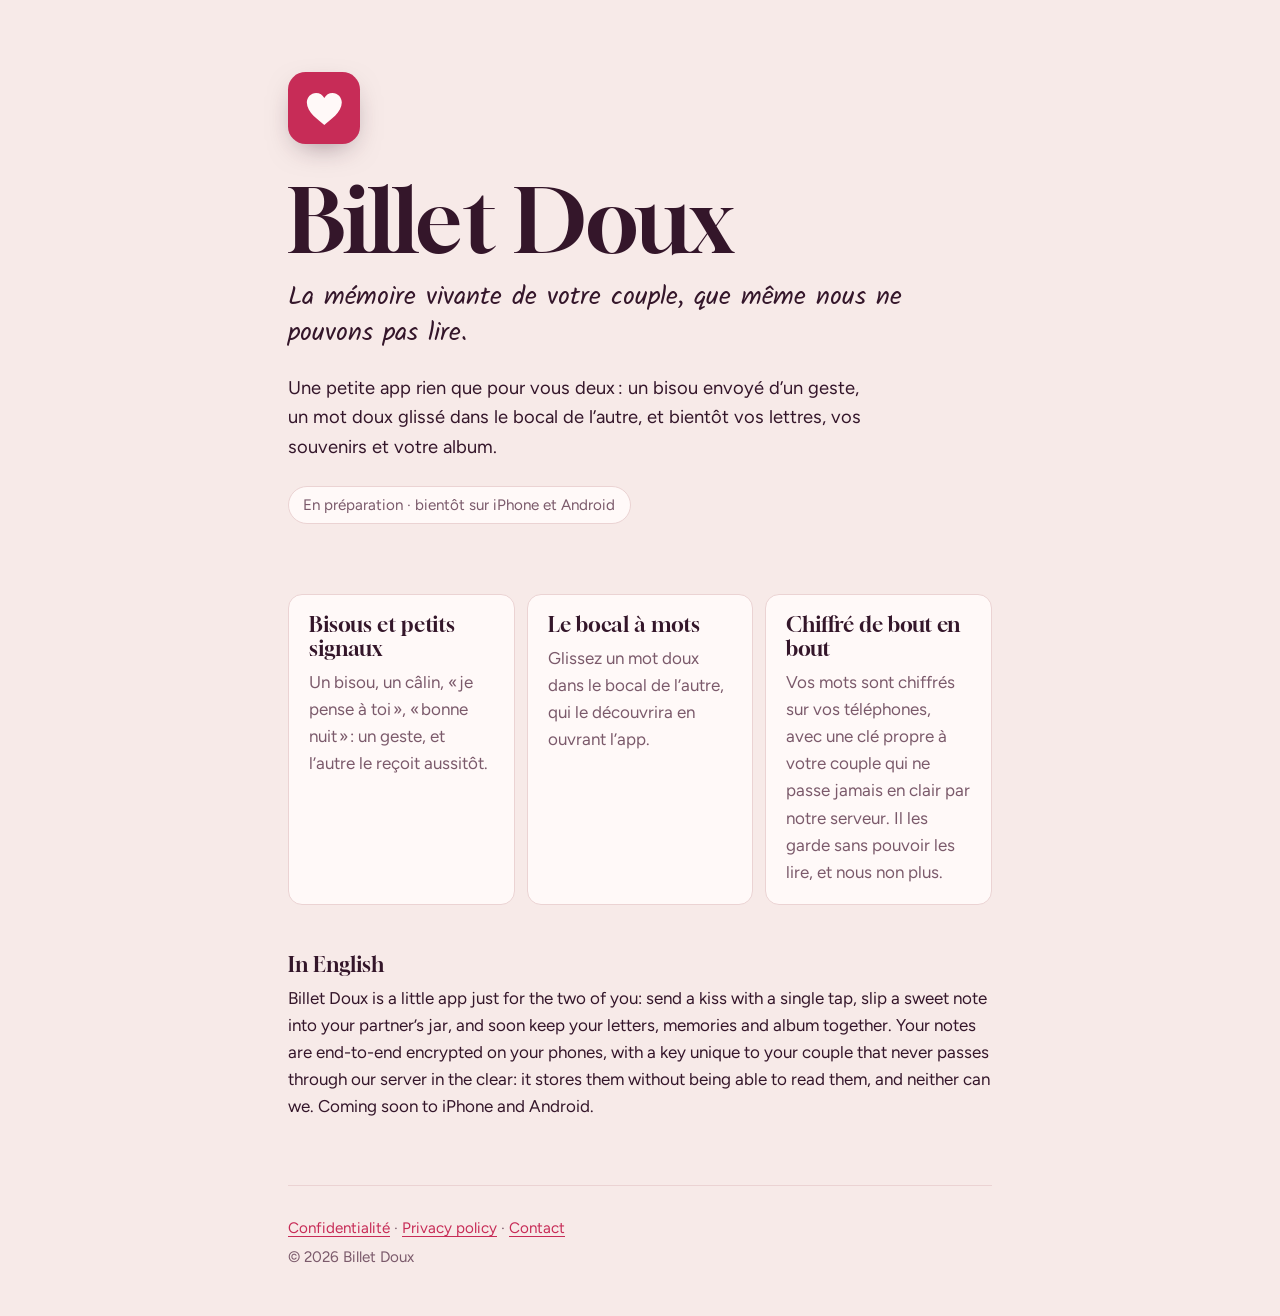
<file: index.html>
<!doctype html>
<html lang="fr">
<head>
  <meta charset="utf-8">
  <meta name="viewport" content="width=device-width, initial-scale=1">
  <title>Billet Doux</title>
  <meta name="description" content="La mémoire vivante de votre couple, que même nous ne pouvons pas lire. Une app pour deux : bisous, petits signaux et mots doux, ces mots étant chiffrés de bout en bout.">
  <meta name="referrer" content="no-referrer">
  <meta name="theme-color" content="#F7EAE8" media="(prefers-color-scheme: light)">
  <meta name="theme-color" content="#1B0F17" media="(prefers-color-scheme: dark)">
  <link rel="icon" href="favicon.svg" type="image/svg+xml">
  <link rel="apple-touch-icon" href="apple-touch-icon.png">
  <link rel="stylesheet" href="style.css">
</head>
<body>
  <div class="page">
    <main>
      <section class="accueil">
        <div class="logo" aria-hidden="true">
          <svg viewBox="0 0 24 24"><path fill="#FFF9F8" d="M12 21C9 18.4 2.6 14.2 2.6 8.9 2.6 6 4.8 3.7 7.6 3.7c1.9 0 3.5 1 4.4 2.7.9-1.7 2.5-2.7 4.4-2.7 2.8 0 5 2.3 5 5.2 0 5.3-6.4 9.5-9.4 12.1z"/></svg>
        </div>
        <h1>Billet Doux</h1>
        <p class="devise">La mémoire vivante de votre couple, que même nous ne pouvons pas lire.</p>
        <p class="intro">Une petite app rien que pour vous deux : un bisou envoyé d’un geste, un mot doux glissé dans le bocal de l’autre, et bientôt vos lettres, vos souvenirs et votre album.</p>
        <p class="etat">En préparation · bientôt sur iPhone et Android</p>
      </section>

      <section class="trois" aria-label="Ce que fait Billet Doux">
        <article class="carte">
          <h2>Bisous et petits signaux</h2>
          <p>Un bisou, un câlin, « je pense à toi », « bonne nuit » : un geste, et l’autre le reçoit aussitôt.</p>
        </article>
        <article class="carte">
          <h2>Le bocal à mots</h2>
          <p>Glissez un mot doux dans le bocal de l’autre, qui le découvrira en ouvrant l’app.</p>
        </article>
        <article class="carte">
          <h2>Chiffré de bout en bout</h2>
          <p>Vos mots sont chiffrés sur vos téléphones, avec une clé propre à votre couple qui ne passe jamais en clair par notre serveur. Il les garde sans pouvoir les lire, et nous non plus.</p>
        </article>
      </section>

      <section class="autre-langue" lang="en">
        <h2>In English</h2>
        <p>Billet Doux is a little app just for the two of you: send a kiss with a single tap, slip a sweet note into your partner’s jar, and soon keep your letters, memories and album together. Your notes are end-to-end encrypted on your phones, with a key unique to your couple that never passes through our server in the clear: it stores them without being able to read them, and neither can we. Coming soon to iPhone and Android.</p>
      </section>
    </main>

    <footer class="bas">
      <p><a href="confidentialite.html">Confidentialité</a> · <a href="confidentialite.html#en" hreflang="en">Privacy policy</a> · <a href="mailto:billetdoux.codes@gmail.com">Contact</a></p>
      <p>© 2026 Billet Doux</p>
    </footer>
  </div>
</body>
</html>
</file>
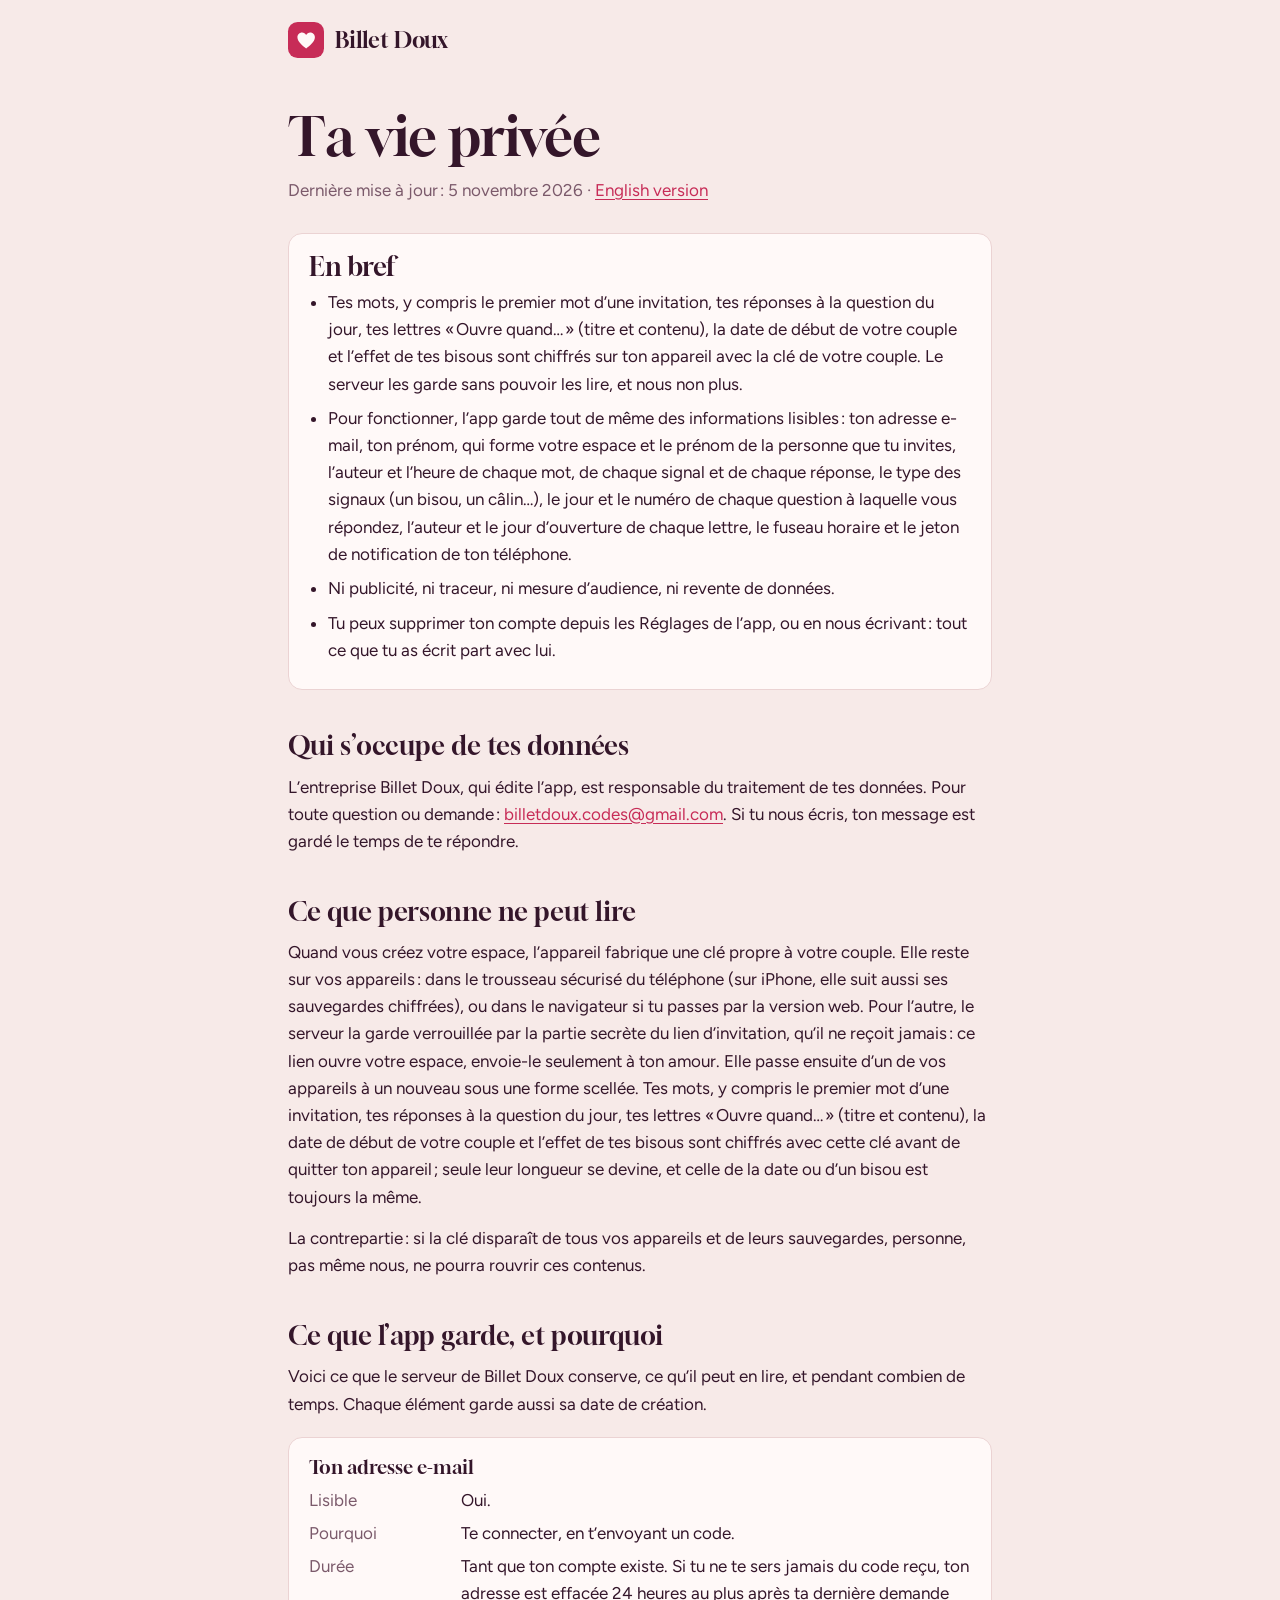
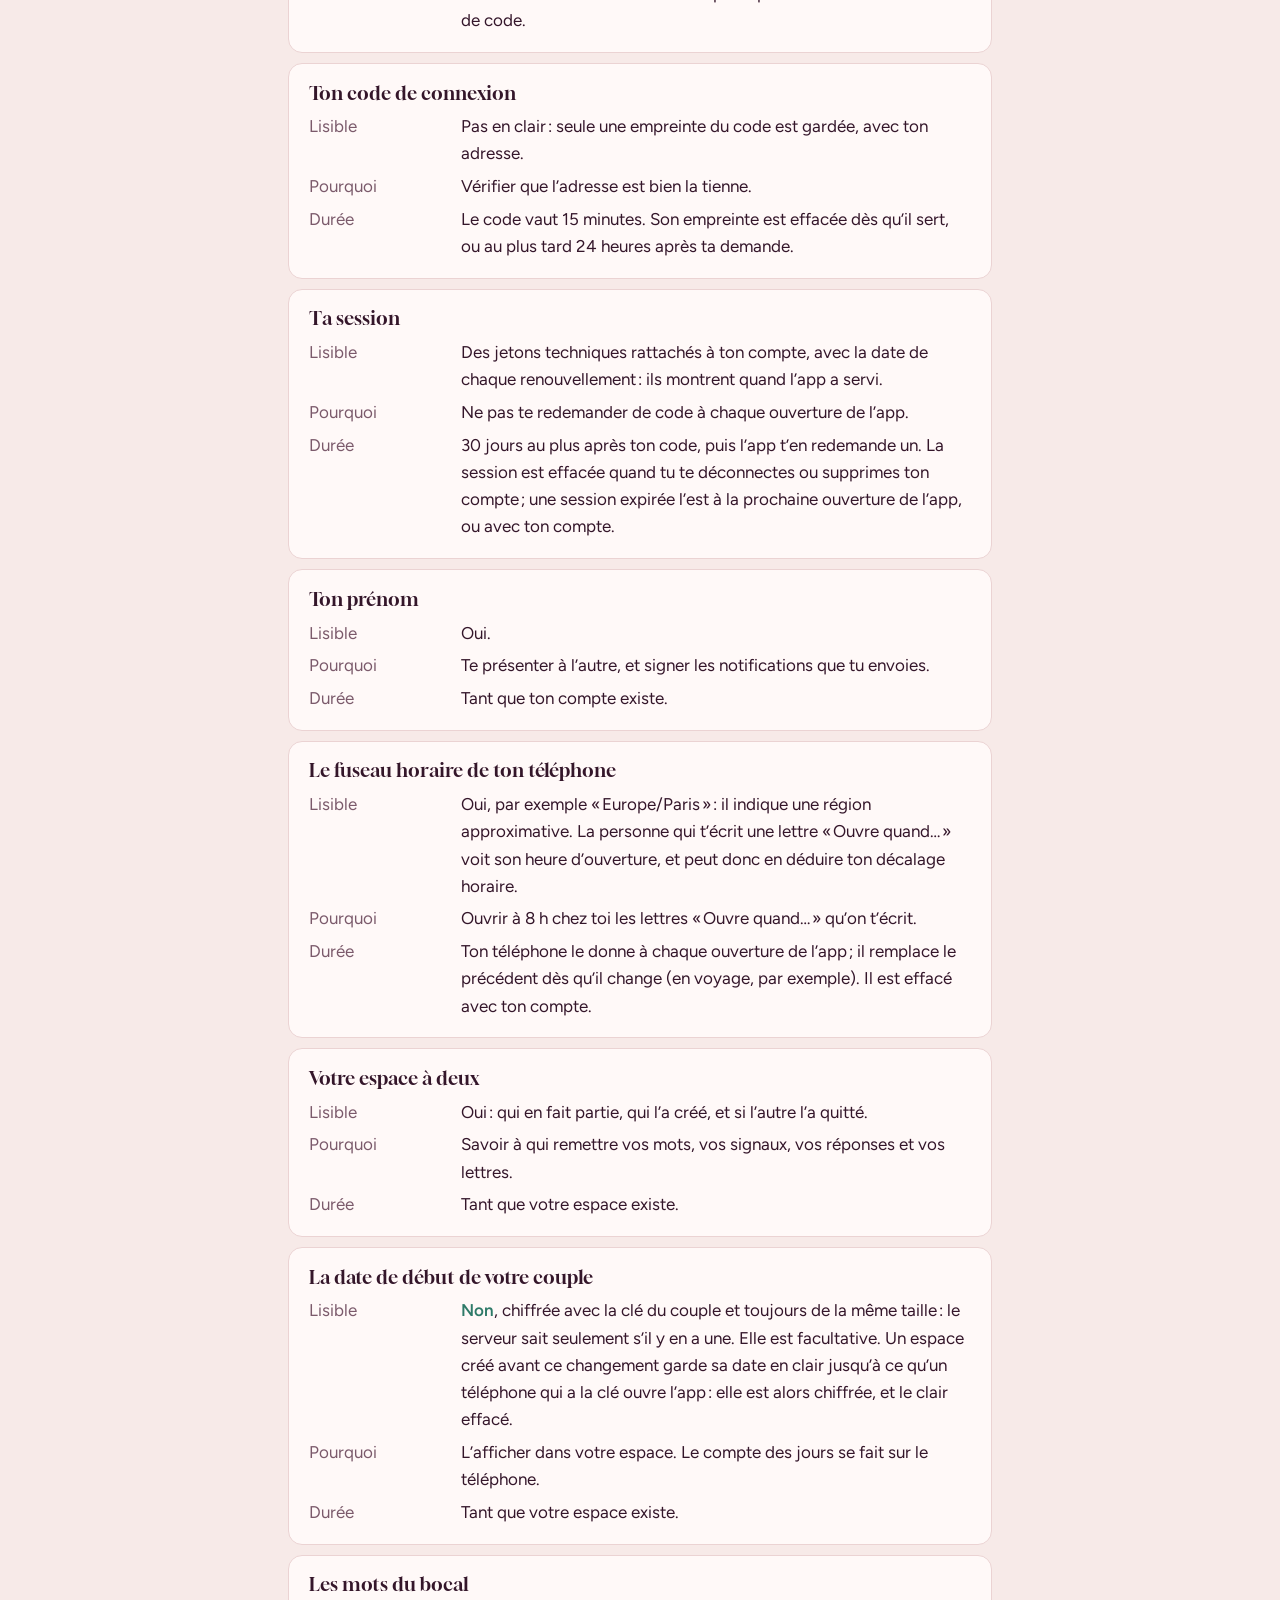
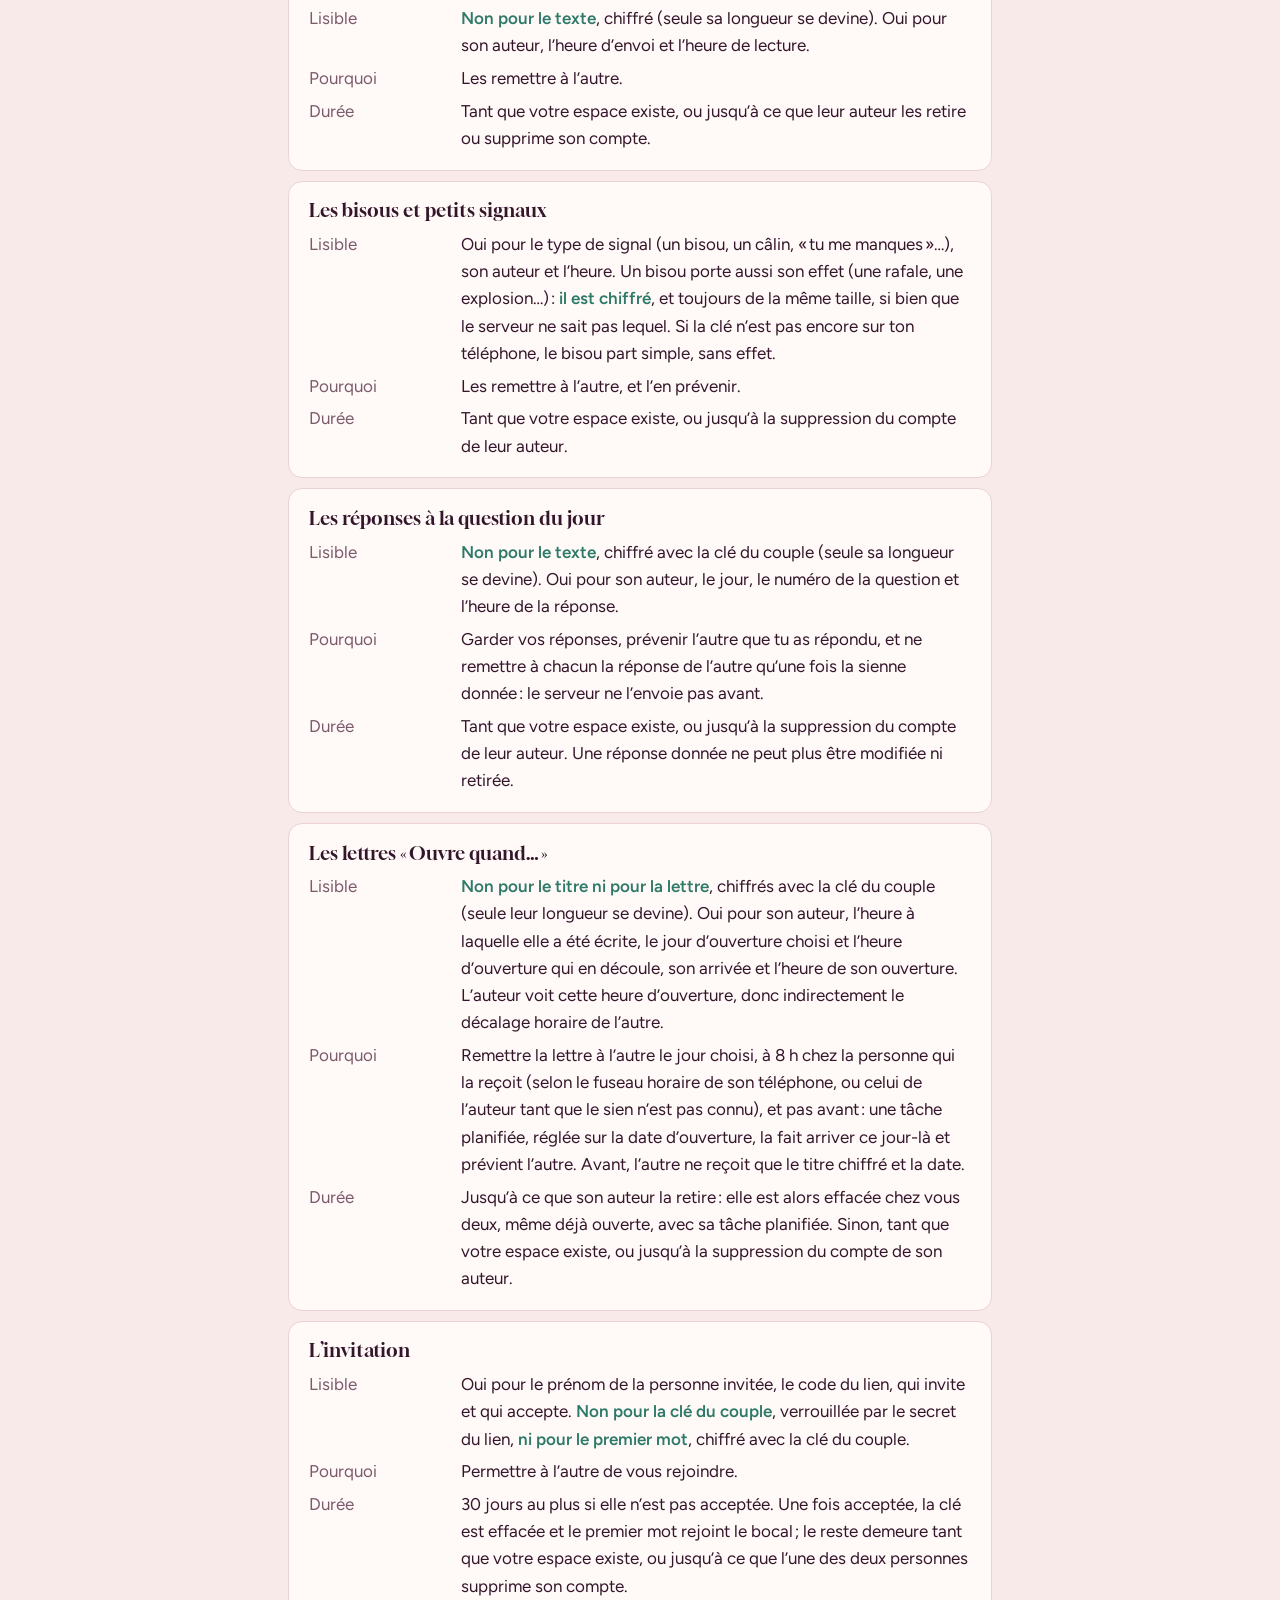
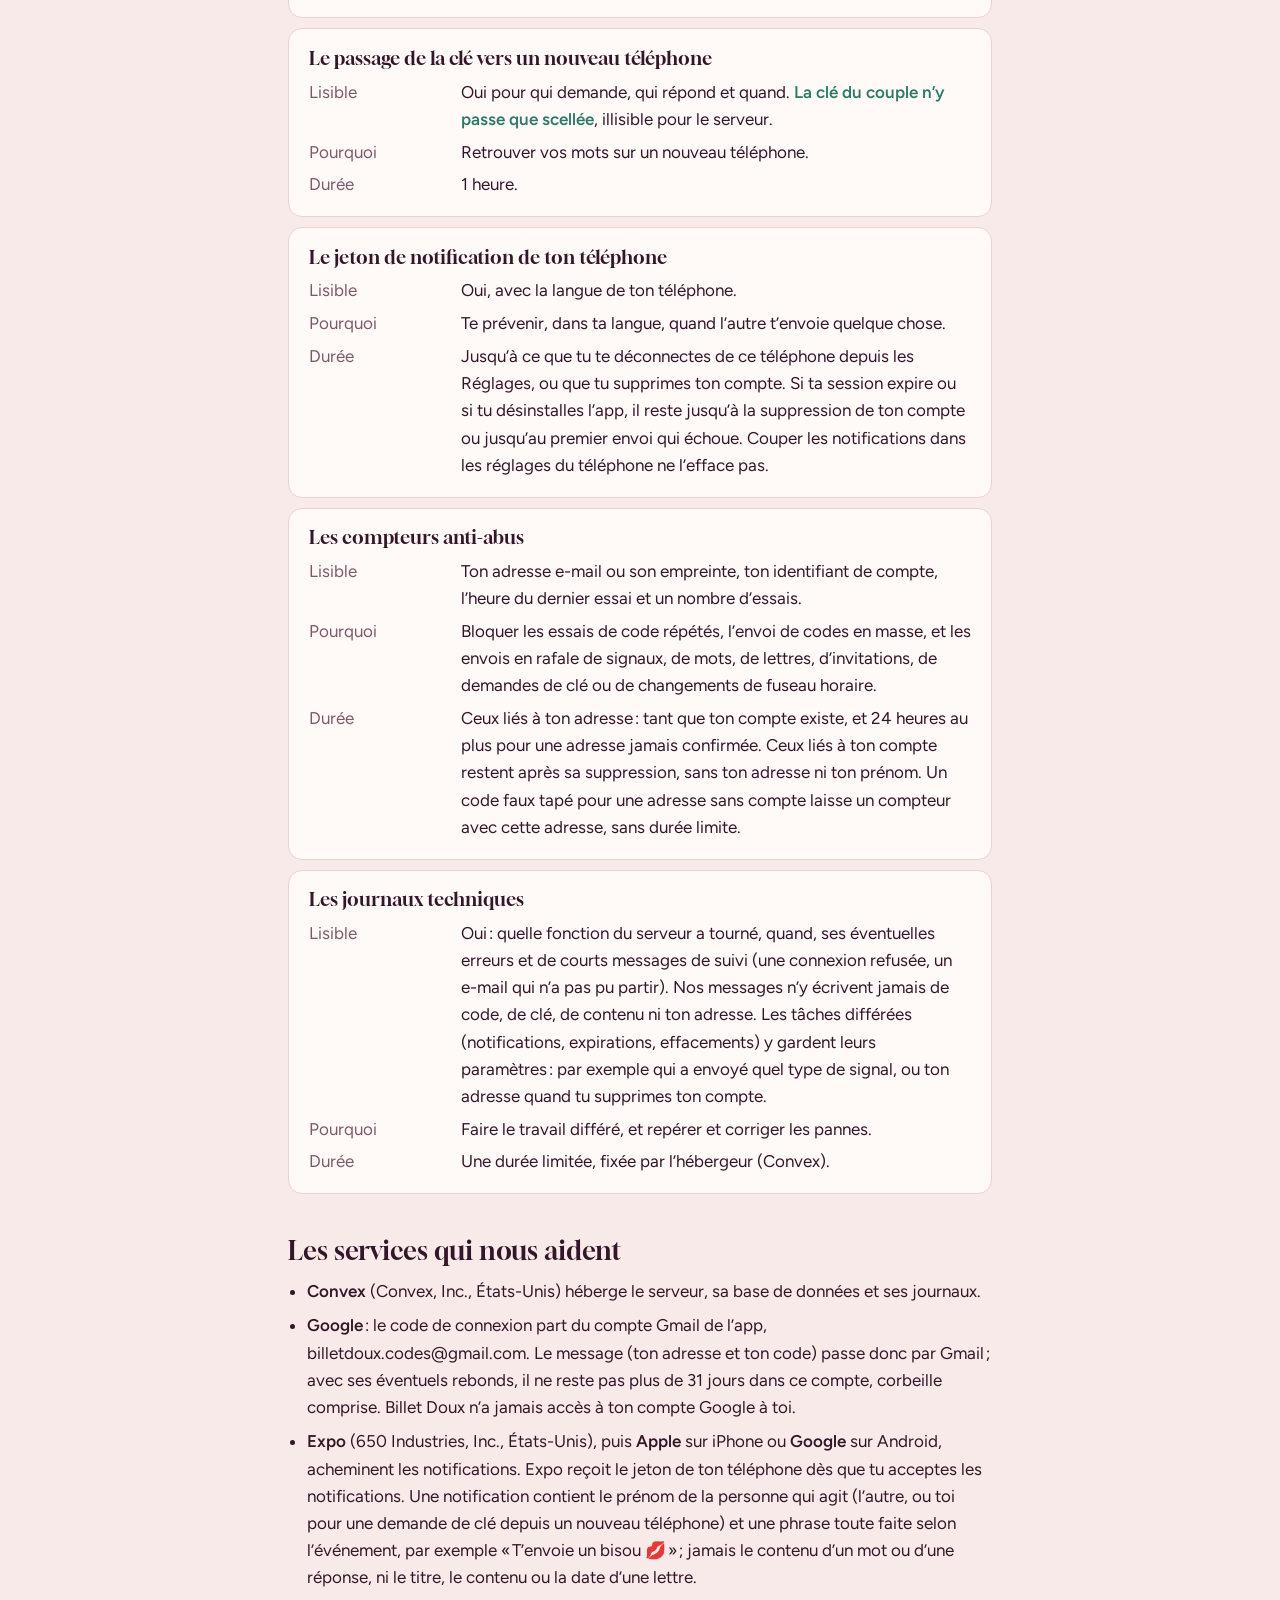
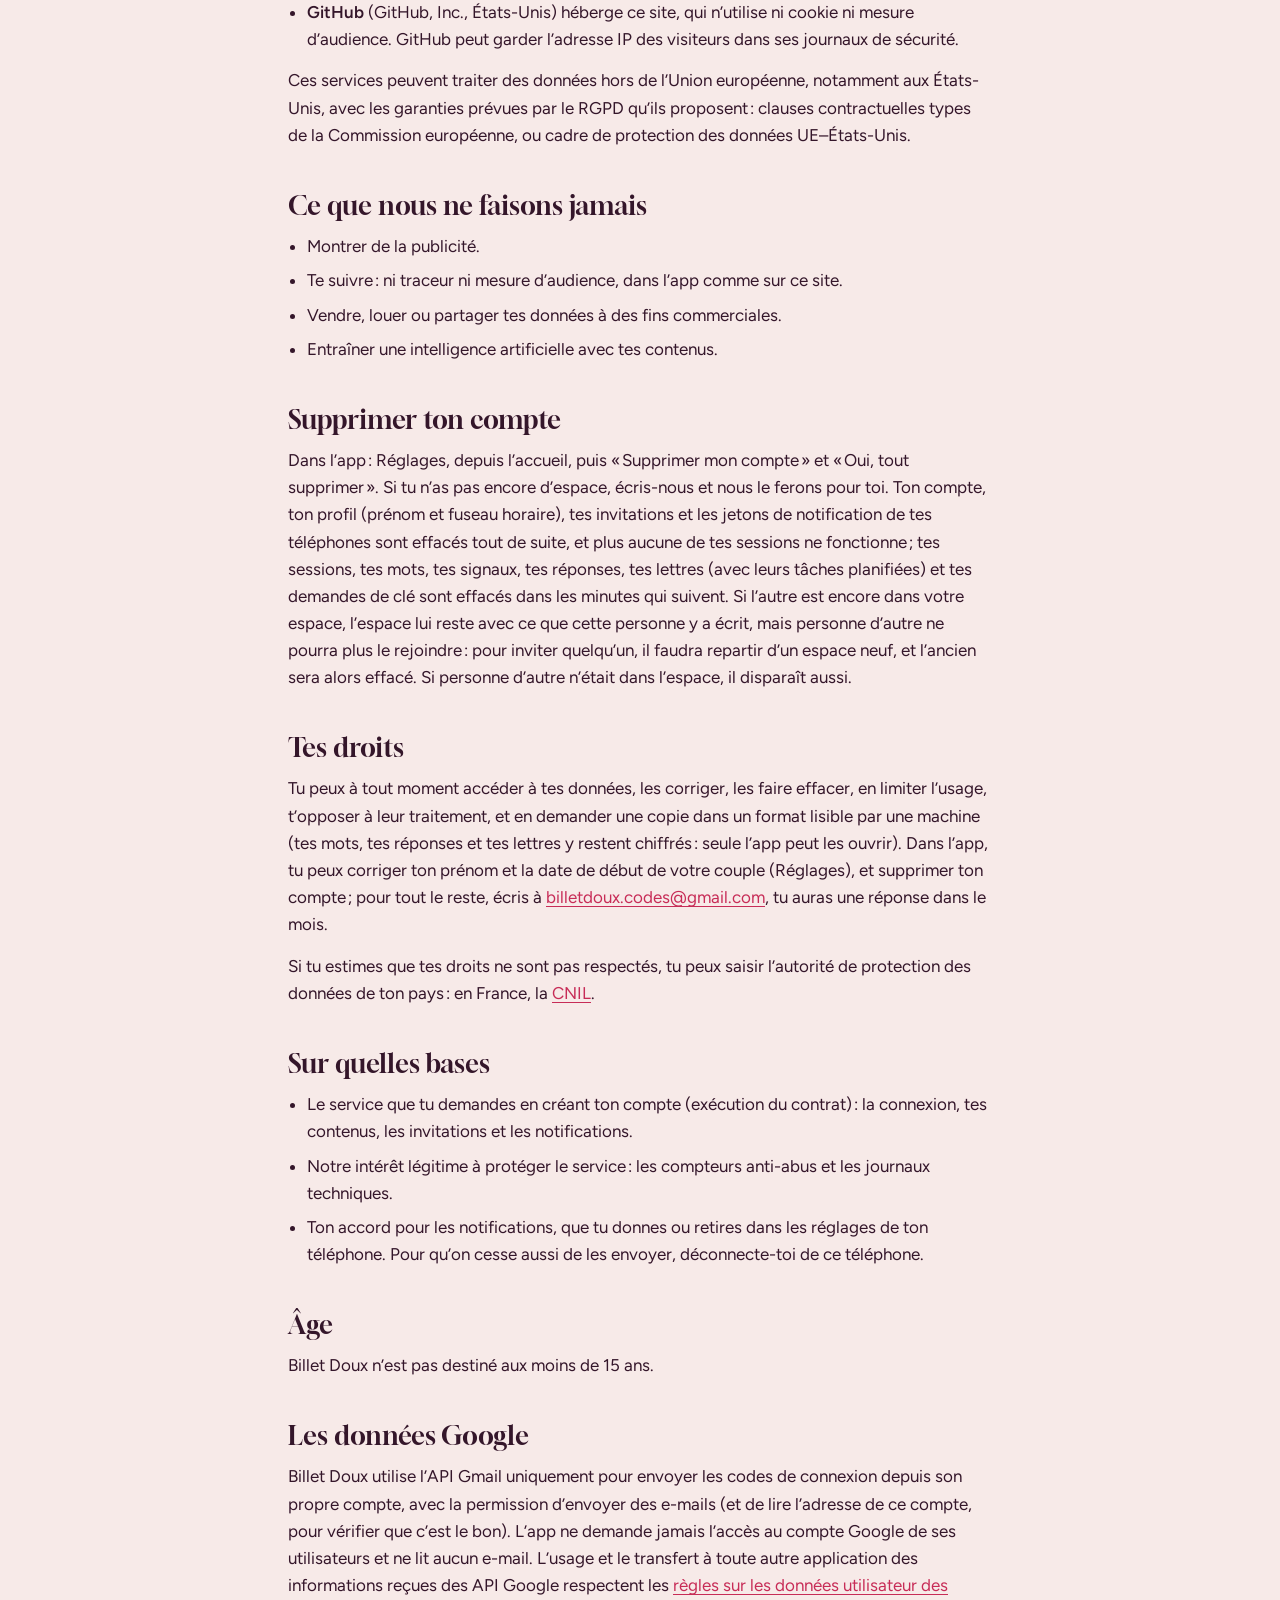
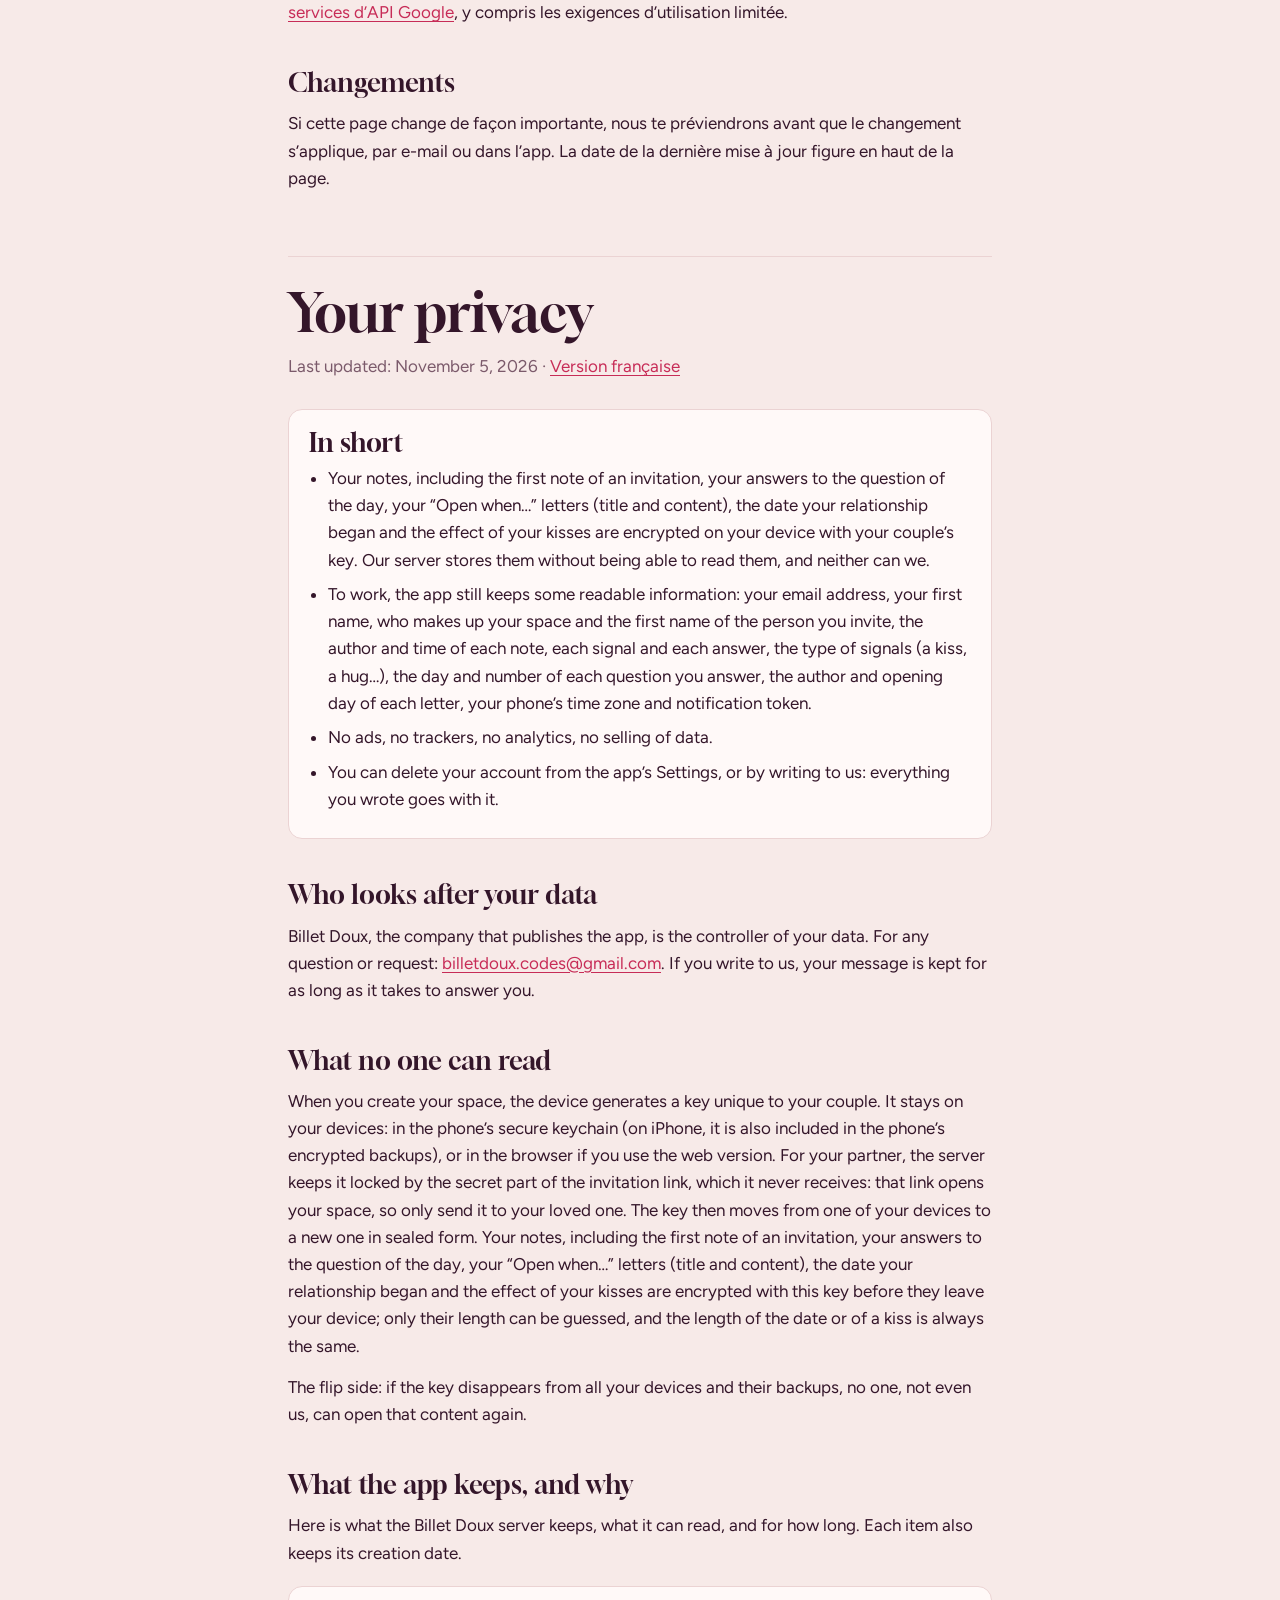
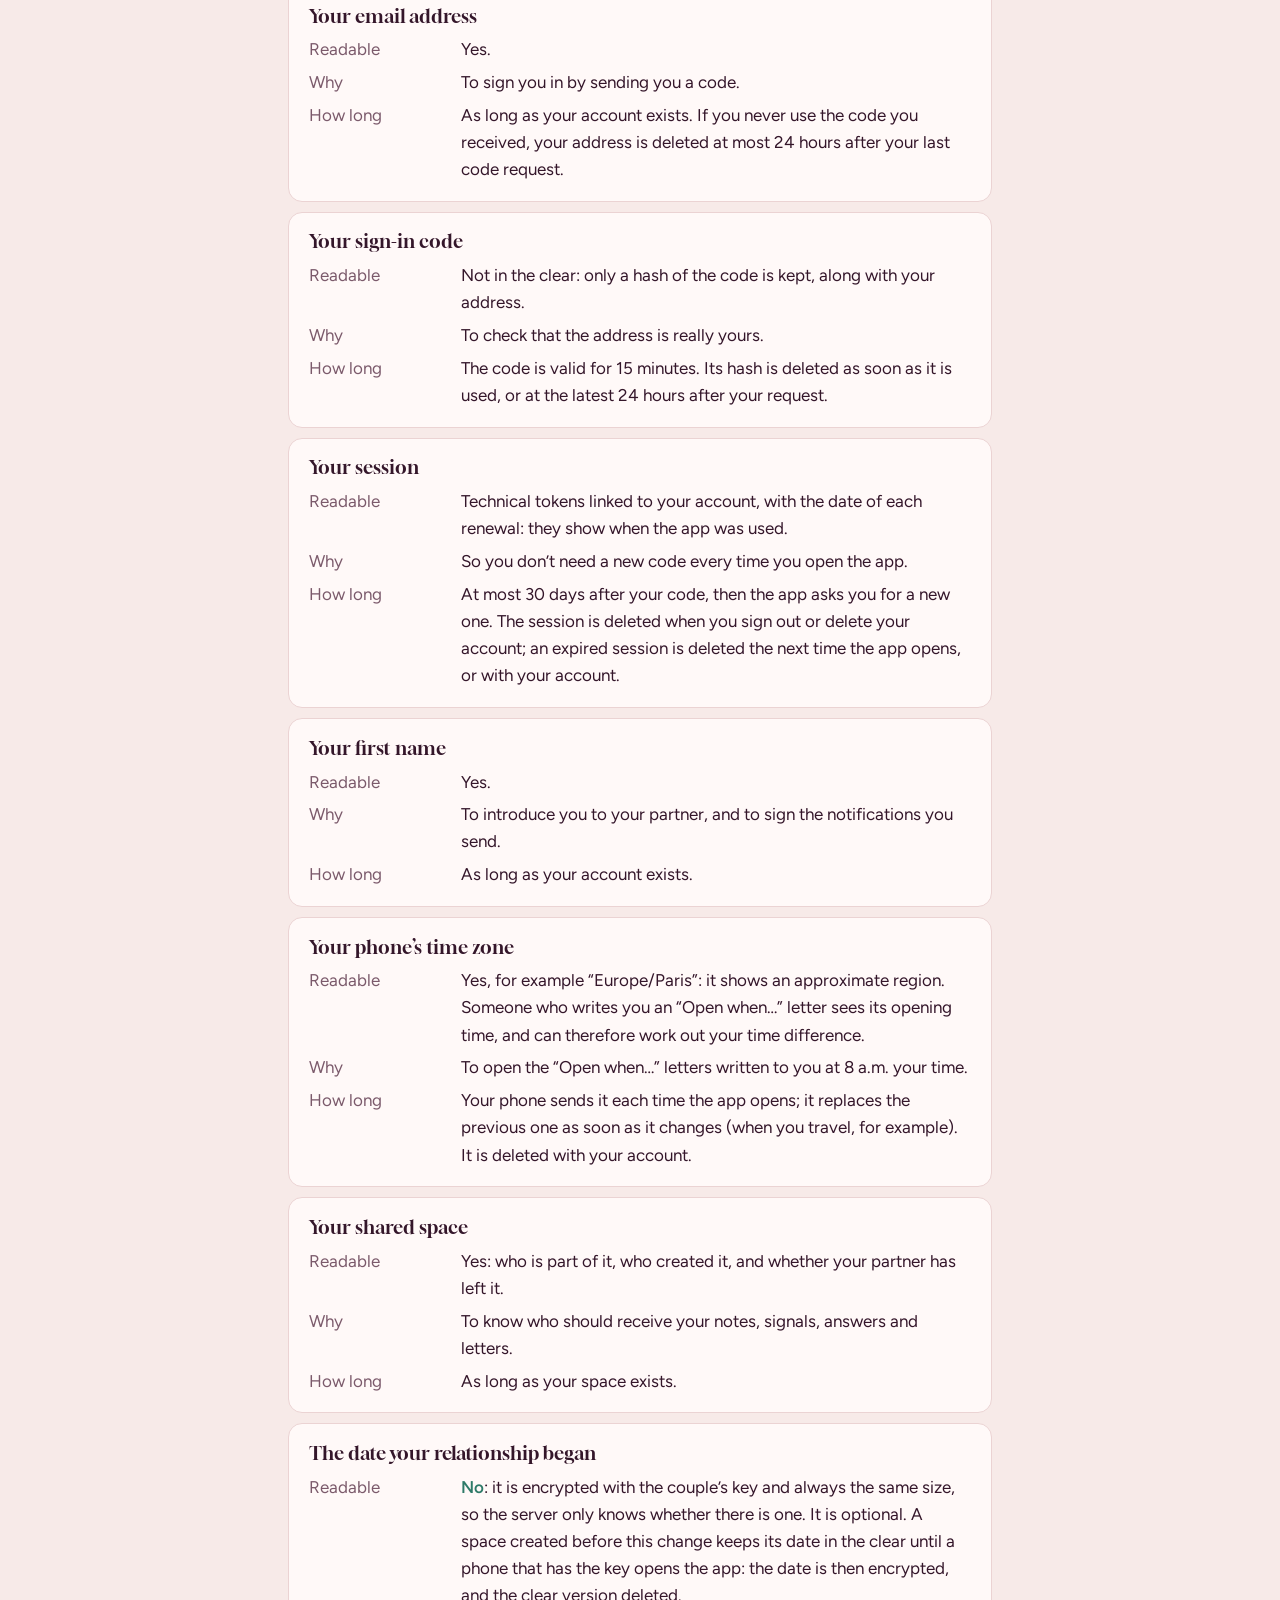
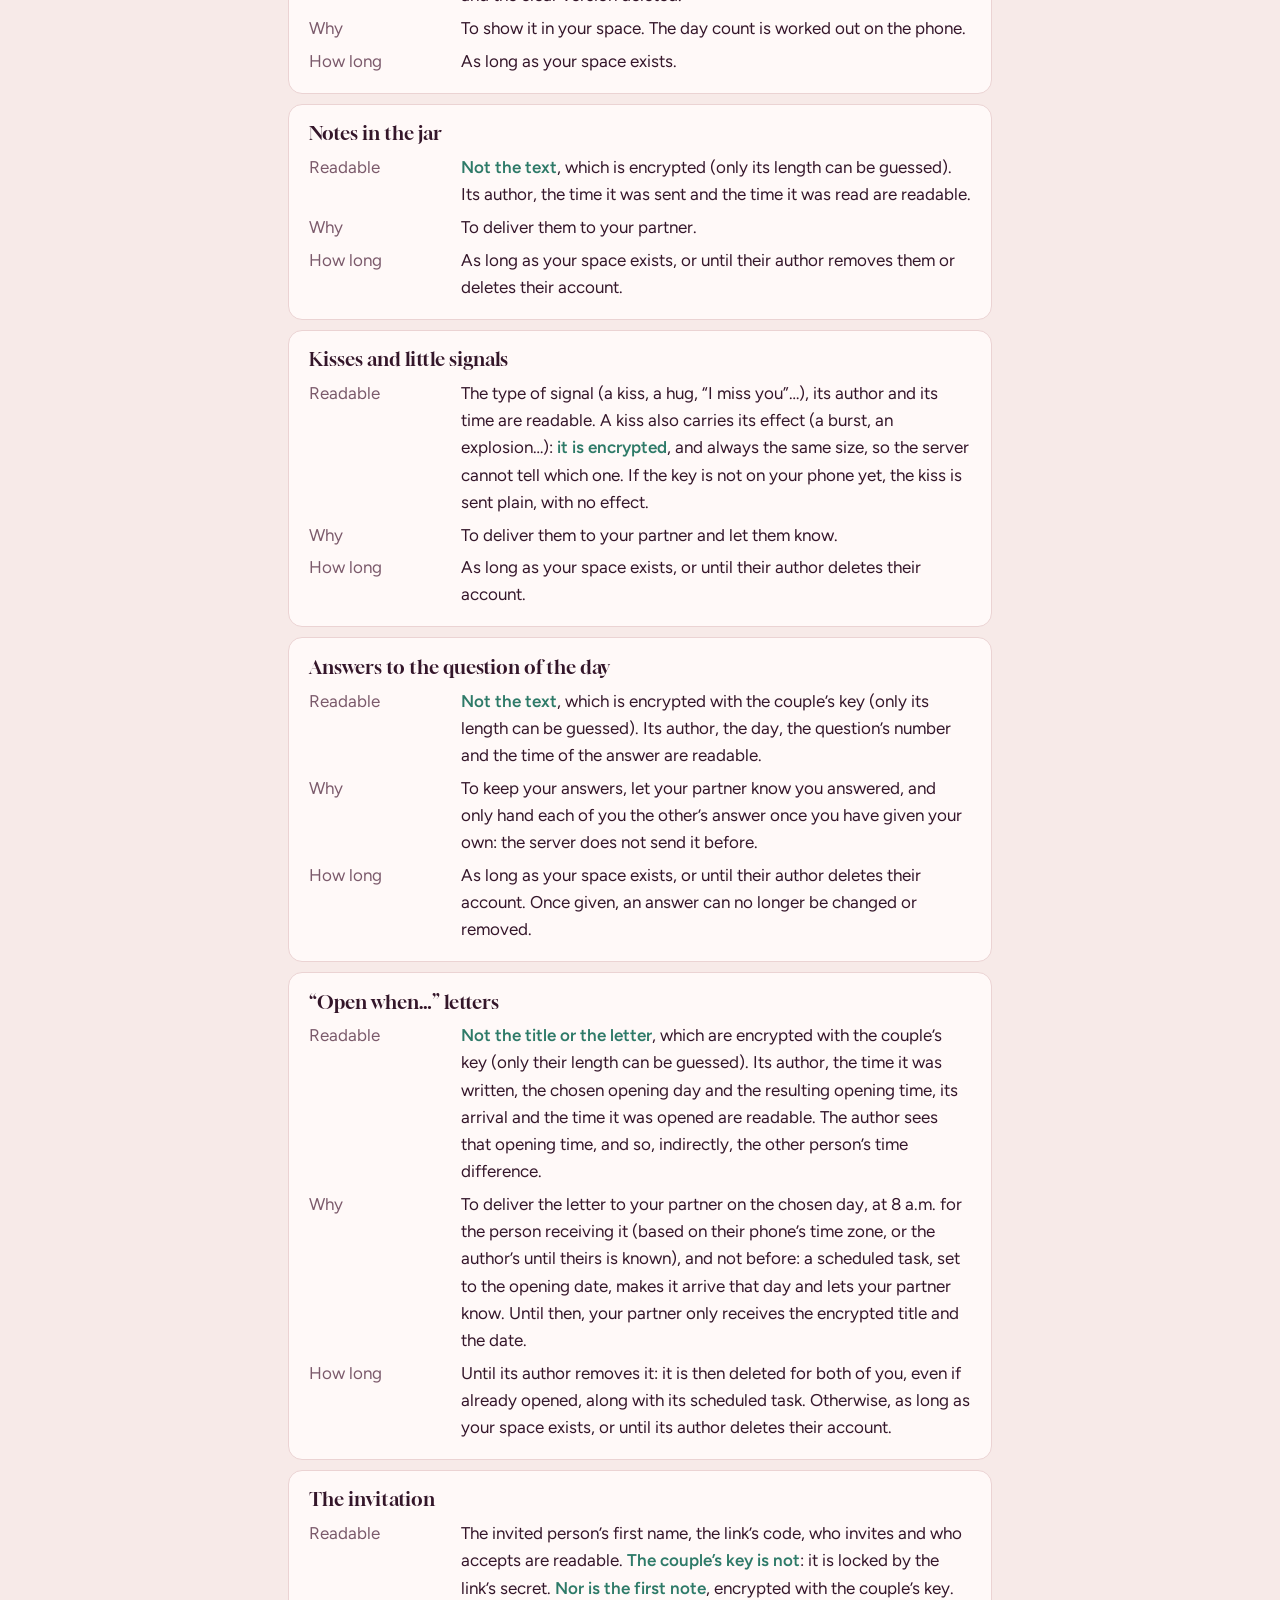
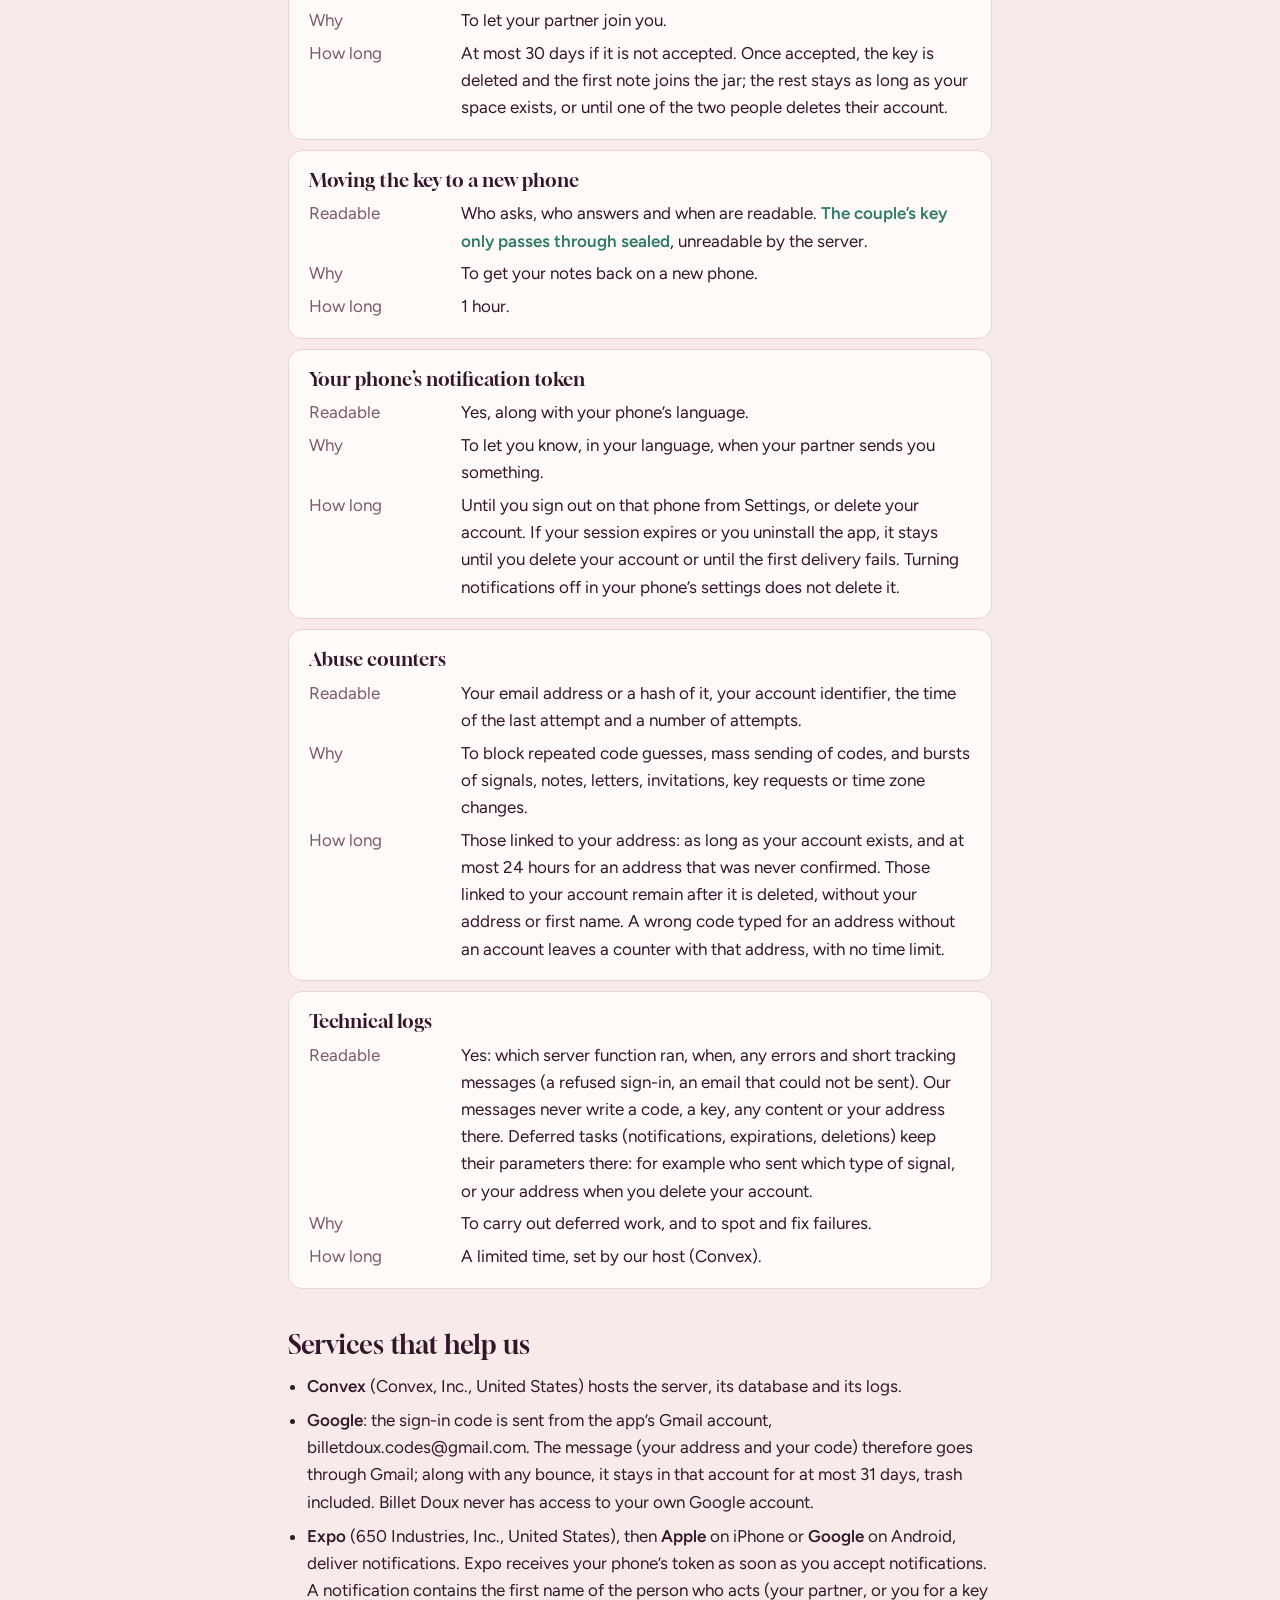
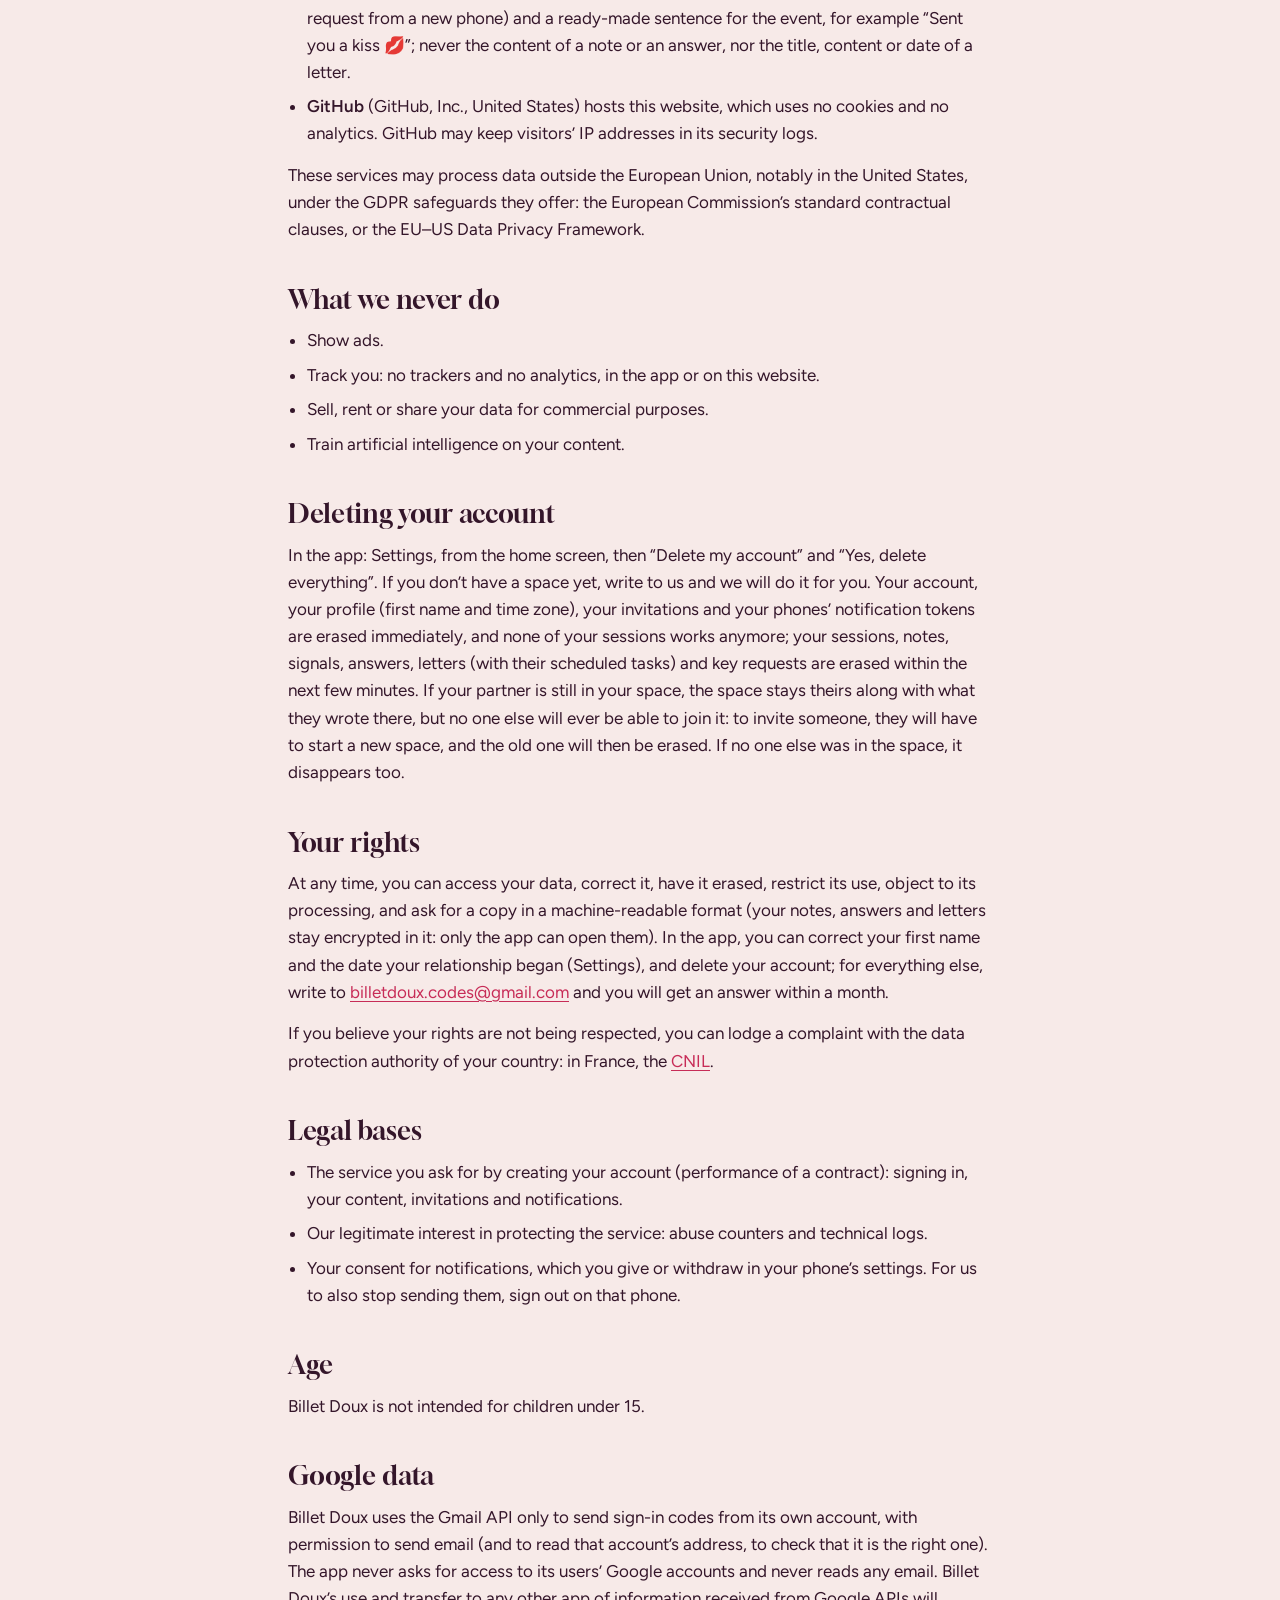
<file: confidentialite.html>
<!doctype html>
<html lang="fr">
<head>
  <meta charset="utf-8">
  <meta name="viewport" content="width=device-width, initial-scale=1">
  <title>Confidentialité · Billet Doux</title>
  <meta name="description" content="Ce que Billet Doux garde, ce que personne ne peut lire, et tes droits.">
  <meta name="referrer" content="no-referrer">
  <meta name="theme-color" content="#F7EAE8" media="(prefers-color-scheme: light)">
  <meta name="theme-color" content="#1B0F17" media="(prefers-color-scheme: dark)">
  <link rel="icon" href="favicon.svg" type="image/svg+xml">
  <link rel="apple-touch-icon" href="apple-touch-icon.png">
  <link rel="alternate" hreflang="en" href="#en">
  <link rel="stylesheet" href="style.css">
</head>
<body>
  <div class="page">
    <header class="haut">
      <a href="./">
        <span class="logo petit" aria-hidden="true"><svg viewBox="0 0 24 24"><path fill="#FFF9F8" d="M12 21C9 18.4 2.6 14.2 2.6 8.9 2.6 6 4.8 3.7 7.6 3.7c1.9 0 3.5 1 4.4 2.7.9-1.7 2.5-2.7 4.4-2.7 2.8 0 5 2.3 5 5.2 0 5.3-6.4 9.5-9.4 12.1z"/></svg></span>
        Billet Doux
      </a>
    </header>

    <main class="texte">
      <h1>Ta vie privée</h1>
      <p class="maj">Dernière mise à jour : 5 novembre 2026 · <a href="#en" hreflang="en">English version</a></p>

      <section class="carte bref">
        <h2>En bref</h2>
        <ul>
          <li>Tes mots, y compris le premier mot d’une invitation, tes réponses à la question du jour, tes lettres « Ouvre quand… » (titre et contenu), la date de début de votre couple et l’effet de tes bisous sont chiffrés sur ton appareil avec la clé de votre couple. Le serveur les garde sans pouvoir les lire, et nous non plus.</li>
          <li>Pour fonctionner, l’app garde tout de même des informations lisibles : ton adresse e-mail, ton prénom, qui forme votre espace et le prénom de la personne que tu invites, l’auteur et l’heure de chaque mot, de chaque signal et de chaque réponse, le type des signaux (un bisou, un câlin…), le jour et le numéro de chaque question à laquelle vous répondez, l’auteur et le jour d’ouverture de chaque lettre, le fuseau horaire et le jeton de notification de ton téléphone.</li>
          <li>Ni publicité, ni traceur, ni mesure d’audience, ni revente de données.</li>
          <li>Tu peux supprimer ton compte depuis les Réglages de l’app, ou en nous écrivant : tout ce que tu as écrit part avec lui.</li>
        </ul>
      </section>

      <h2>Qui s’occupe de tes données</h2>
      <p>L’entreprise Billet Doux, qui édite l’app, est responsable du traitement de tes données. Pour toute question ou demande : <a href="mailto:billetdoux.codes@gmail.com">billetdoux.codes@gmail.com</a>. Si tu nous écris, ton message est gardé le temps de te répondre.</p>

      <h2>Ce que personne ne peut lire</h2>
      <p>Quand vous créez votre espace, l’appareil fabrique une clé propre à votre couple. Elle reste sur vos appareils : dans le trousseau sécurisé du téléphone (sur iPhone, elle suit aussi ses sauvegardes chiffrées), ou dans le navigateur si tu passes par la version web. Pour l’autre, le serveur la garde verrouillée par la partie secrète du lien d’invitation, qu’il ne reçoit jamais : ce lien ouvre votre espace, envoie-le seulement à ton amour. Elle passe ensuite d’un de vos appareils à un nouveau sous une forme scellée. Tes mots, y compris le premier mot d’une invitation, tes réponses à la question du jour, tes lettres « Ouvre quand… » (titre et contenu), la date de début de votre couple et l’effet de tes bisous sont chiffrés avec cette clé avant de quitter ton appareil ; seule leur longueur se devine, et celle de la date ou d’un bisou est toujours la même.</p>
      <p>La contrepartie : si la clé disparaît de tous vos appareils et de leurs sauvegardes, personne, pas même nous, ne pourra rouvrir ces contenus.</p>

      <h2>Ce que l’app garde, et pourquoi</h2>
      <p>Voici ce que le serveur de Billet Doux conserve, ce qu’il peut en lire, et pendant combien de temps. Chaque élément garde aussi sa date de création.</p>

      <div class="donnees">
        <section class="carte">
          <h3>Ton adresse e-mail</h3>
          <dl>
            <dt>Lisible</dt><dd>Oui.</dd>
            <dt>Pourquoi</dt><dd>Te connecter, en t’envoyant un code.</dd>
            <dt>Durée</dt><dd>Tant que ton compte existe. Si tu ne te sers jamais du code reçu, ton adresse est effacée 24 heures au plus après ta dernière demande de code.</dd>
          </dl>
        </section>
        <section class="carte">
          <h3>Ton code de connexion</h3>
          <dl>
            <dt>Lisible</dt><dd>Pas en clair : seule une empreinte du code est gardée, avec ton adresse.</dd>
            <dt>Pourquoi</dt><dd>Vérifier que l’adresse est bien la tienne.</dd>
            <dt>Durée</dt><dd>Le code vaut 15 minutes. Son empreinte est effacée dès qu’il sert, ou au plus tard 24 heures après ta demande.</dd>
          </dl>
        </section>
        <section class="carte">
          <h3>Ta session</h3>
          <dl>
            <dt>Lisible</dt><dd>Des jetons techniques rattachés à ton compte, avec la date de chaque renouvellement : ils montrent quand l’app a servi.</dd>
            <dt>Pourquoi</dt><dd>Ne pas te redemander de code à chaque ouverture de l’app.</dd>
            <dt>Durée</dt><dd>30 jours au plus après ton code, puis l’app t’en redemande un. La session est effacée quand tu te déconnectes ou supprimes ton compte ; une session expirée l’est à la prochaine ouverture de l’app, ou avec ton compte.</dd>
          </dl>
        </section>
        <section class="carte">
          <h3>Ton prénom</h3>
          <dl>
            <dt>Lisible</dt><dd>Oui.</dd>
            <dt>Pourquoi</dt><dd>Te présenter à l’autre, et signer les notifications que tu envoies.</dd>
            <dt>Durée</dt><dd>Tant que ton compte existe.</dd>
          </dl>
        </section>
        <section class="carte">
          <h3>Le fuseau horaire de ton téléphone</h3>
          <dl>
            <dt>Lisible</dt><dd>Oui, par exemple « Europe/Paris » : il indique une région approximative. La personne qui t’écrit une lettre « Ouvre quand… » voit son heure d’ouverture, et peut donc en déduire ton décalage horaire.</dd>
            <dt>Pourquoi</dt><dd>Ouvrir à 8 h chez toi les lettres « Ouvre quand… » qu’on t’écrit.</dd>
            <dt>Durée</dt><dd>Ton téléphone le donne à chaque ouverture de l’app ; il remplace le précédent dès qu’il change (en voyage, par exemple). Il est effacé avec ton compte.</dd>
          </dl>
        </section>
        <section class="carte">
          <h3>Votre espace à deux</h3>
          <dl>
            <dt>Lisible</dt><dd>Oui : qui en fait partie, qui l’a créé, et si l’autre l’a quitté.</dd>
            <dt>Pourquoi</dt><dd>Savoir à qui remettre vos mots, vos signaux, vos réponses et vos lettres.</dd>
            <dt>Durée</dt><dd>Tant que votre espace existe.</dd>
          </dl>
        </section>
        <section class="carte">
          <h3>La date de début de votre couple</h3>
          <dl>
            <dt>Lisible</dt><dd><span class="chiffre">Non</span>, chiffrée avec la clé du couple et toujours de la même taille : le serveur sait seulement s’il y en a une. Elle est facultative. Un espace créé avant ce changement garde sa date en clair jusqu’à ce qu’un téléphone qui a la clé ouvre l’app : elle est alors chiffrée, et le clair effacé.</dd>
            <dt>Pourquoi</dt><dd>L’afficher dans votre espace. Le compte des jours se fait sur le téléphone.</dd>
            <dt>Durée</dt><dd>Tant que votre espace existe.</dd>
          </dl>
        </section>
        <section class="carte">
          <h3>Les mots du bocal</h3>
          <dl>
            <dt>Lisible</dt><dd><span class="chiffre">Non pour le texte</span>, chiffré (seule sa longueur se devine). Oui pour son auteur, l’heure d’envoi et l’heure de lecture.</dd>
            <dt>Pourquoi</dt><dd>Les remettre à l’autre.</dd>
            <dt>Durée</dt><dd>Tant que votre espace existe, ou jusqu’à ce que leur auteur les retire ou supprime son compte.</dd>
          </dl>
        </section>
        <section class="carte">
          <h3>Les bisous et petits signaux</h3>
          <dl>
            <dt>Lisible</dt><dd>Oui pour le type de signal (un bisou, un câlin, « tu me manques »…), son auteur et l’heure. Un bisou porte aussi son effet (une rafale, une explosion…) : <span class="chiffre">il est chiffré</span>, et toujours de la même taille, si bien que le serveur ne sait pas lequel. Si la clé n’est pas encore sur ton téléphone, le bisou part simple, sans effet.</dd>
            <dt>Pourquoi</dt><dd>Les remettre à l’autre, et l’en prévenir.</dd>
            <dt>Durée</dt><dd>Tant que votre espace existe, ou jusqu’à la suppression du compte de leur auteur.</dd>
          </dl>
        </section>
        <section class="carte">
          <h3>Les réponses à la question du jour</h3>
          <dl>
            <dt>Lisible</dt><dd><span class="chiffre">Non pour le texte</span>, chiffré avec la clé du couple (seule sa longueur se devine). Oui pour son auteur, le jour, le numéro de la question et l’heure de la réponse.</dd>
            <dt>Pourquoi</dt><dd>Garder vos réponses, prévenir l’autre que tu as répondu, et ne remettre à chacun la réponse de l’autre qu’une fois la sienne donnée : le serveur ne l’envoie pas avant.</dd>
            <dt>Durée</dt><dd>Tant que votre espace existe, ou jusqu’à la suppression du compte de leur auteur. Une réponse donnée ne peut plus être modifiée ni retirée.</dd>
          </dl>
        </section>
        <section class="carte">
          <h3>Les lettres « Ouvre quand… »</h3>
          <dl>
            <dt>Lisible</dt><dd><span class="chiffre">Non pour le titre ni pour la lettre</span>, chiffrés avec la clé du couple (seule leur longueur se devine). Oui pour son auteur, l’heure à laquelle elle a été écrite, le jour d’ouverture choisi et l’heure d’ouverture qui en découle, son arrivée et l’heure de son ouverture. L’auteur voit cette heure d’ouverture, donc indirectement le décalage horaire de l’autre.</dd>
            <dt>Pourquoi</dt><dd>Remettre la lettre à l’autre le jour choisi, à 8 h chez la personne qui la reçoit (selon le fuseau horaire de son téléphone, ou celui de l’auteur tant que le sien n’est pas connu), et pas avant : une tâche planifiée, réglée sur la date d’ouverture, la fait arriver ce jour-là et prévient l’autre. Avant, l’autre ne reçoit que le titre chiffré et la date.</dd>
            <dt>Durée</dt><dd>Jusqu’à ce que son auteur la retire : elle est alors effacée chez vous deux, même déjà ouverte, avec sa tâche planifiée. Sinon, tant que votre espace existe, ou jusqu’à la suppression du compte de son auteur.</dd>
          </dl>
        </section>
        <section class="carte">
          <h3>L’invitation</h3>
          <dl>
            <dt>Lisible</dt><dd>Oui pour le prénom de la personne invitée, le code du lien, qui invite et qui accepte. <span class="chiffre">Non pour la clé du couple</span>, verrouillée par le secret du lien, <span class="chiffre">ni pour le premier mot</span>, chiffré avec la clé du couple.</dd>
            <dt>Pourquoi</dt><dd>Permettre à l’autre de vous rejoindre.</dd>
            <dt>Durée</dt><dd>30 jours au plus si elle n’est pas acceptée. Une fois acceptée, la clé est effacée et le premier mot rejoint le bocal ; le reste demeure tant que votre espace existe, ou jusqu’à ce que l’une des deux personnes supprime son compte.</dd>
          </dl>
        </section>
        <section class="carte">
          <h3>Le passage de la clé vers un nouveau téléphone</h3>
          <dl>
            <dt>Lisible</dt><dd>Oui pour qui demande, qui répond et quand. <span class="chiffre">La clé du couple n’y passe que scellée</span>, illisible pour le serveur.</dd>
            <dt>Pourquoi</dt><dd>Retrouver vos mots sur un nouveau téléphone.</dd>
            <dt>Durée</dt><dd>1 heure.</dd>
          </dl>
        </section>
        <section class="carte">
          <h3>Le jeton de notification de ton téléphone</h3>
          <dl>
            <dt>Lisible</dt><dd>Oui, avec la langue de ton téléphone.</dd>
            <dt>Pourquoi</dt><dd>Te prévenir, dans ta langue, quand l’autre t’envoie quelque chose.</dd>
            <dt>Durée</dt><dd>Jusqu’à ce que tu te déconnectes de ce téléphone depuis les Réglages, ou que tu supprimes ton compte. Si ta session expire ou si tu désinstalles l’app, il reste jusqu’à la suppression de ton compte ou jusqu’au premier envoi qui échoue. Couper les notifications dans les réglages du téléphone ne l’efface pas.</dd>
          </dl>
        </section>
        <section class="carte">
          <h3>Les compteurs anti-abus</h3>
          <dl>
            <dt>Lisible</dt><dd>Ton adresse e-mail ou son empreinte, ton identifiant de compte, l’heure du dernier essai et un nombre d’essais.</dd>
            <dt>Pourquoi</dt><dd>Bloquer les essais de code répétés, l’envoi de codes en masse, et les envois en rafale de signaux, de mots, de lettres, d’invitations, de demandes de clé ou de changements de fuseau horaire.</dd>
            <dt>Durée</dt><dd>Ceux liés à ton adresse : tant que ton compte existe, et 24 heures au plus pour une adresse jamais confirmée. Ceux liés à ton compte restent après sa suppression, sans ton adresse ni ton prénom. Un code faux tapé pour une adresse sans compte laisse un compteur avec cette adresse, sans durée limite.</dd>
          </dl>
        </section>
        <section class="carte">
          <h3>Les journaux techniques</h3>
          <dl>
            <dt>Lisible</dt><dd>Oui : quelle fonction du serveur a tourné, quand, ses éventuelles erreurs et de courts messages de suivi (une connexion refusée, un e-mail qui n’a pas pu partir). Nos messages n’y écrivent jamais de code, de clé, de contenu ni ton adresse. Les tâches différées (notifications, expirations, effacements) y gardent leurs paramètres : par exemple qui a envoyé quel type de signal, ou ton adresse quand tu supprimes ton compte.</dd>
            <dt>Pourquoi</dt><dd>Faire le travail différé, et repérer et corriger les pannes.</dd>
            <dt>Durée</dt><dd>Une durée limitée, fixée par l’hébergeur (Convex).</dd>
          </dl>
        </section>
      </div>

      <h2>Les services qui nous aident</h2>
      <ul>
        <li><b>Convex</b> (Convex, Inc., États-Unis) héberge le serveur, sa base de données et ses journaux.</li>
        <li><b>Google</b> : le code de connexion part du compte Gmail de l’app, billetdoux.codes@gmail.com. Le message (ton adresse et ton code) passe donc par Gmail ; avec ses éventuels rebonds, il ne reste pas plus de 31 jours dans ce compte, corbeille comprise. Billet Doux n’a jamais accès à ton compte Google à toi.</li>
        <li><b>Expo</b> (650 Industries, Inc., États-Unis), puis <b>Apple</b> sur iPhone ou <b>Google</b> sur Android, acheminent les notifications. Expo reçoit le jeton de ton téléphone dès que tu acceptes les notifications. Une notification contient le prénom de la personne qui agit (l’autre, ou toi pour une demande de clé depuis un nouveau téléphone) et une phrase toute faite selon l’événement, par exemple « T’envoie un bisou 💋 » ; jamais le contenu d’un mot ou d’une réponse, ni le titre, le contenu ou la date d’une lettre.</li>
        <li><b>GitHub</b> (GitHub, Inc., États-Unis) héberge ce site, qui n’utilise ni cookie ni mesure d’audience. GitHub peut garder l’adresse IP des visiteurs dans ses journaux de sécurité.</li>
      </ul>
      <p>Ces services peuvent traiter des données hors de l’Union européenne, notamment aux États-Unis, avec les garanties prévues par le RGPD qu’ils proposent : clauses contractuelles types de la Commission européenne, ou cadre de protection des données UE–États-Unis.</p>

      <h2>Ce que nous ne faisons jamais</h2>
      <ul>
        <li>Montrer de la publicité.</li>
        <li>Te suivre : ni traceur ni mesure d’audience, dans l’app comme sur ce site.</li>
        <li>Vendre, louer ou partager tes données à des fins commerciales.</li>
        <li>Entraîner une intelligence artificielle avec tes contenus.</li>
      </ul>

      <h2>Supprimer ton compte</h2>
      <p>Dans l’app : Réglages, depuis l’accueil, puis « Supprimer mon compte » et « Oui, tout supprimer ». Si tu n’as pas encore d’espace, écris-nous et nous le ferons pour toi. Ton compte, ton profil (prénom et fuseau horaire), tes invitations et les jetons de notification de tes téléphones sont effacés tout de suite, et plus aucune de tes sessions ne fonctionne ; tes sessions, tes mots, tes signaux, tes réponses, tes lettres (avec leurs tâches planifiées) et tes demandes de clé sont effacés dans les minutes qui suivent. Si l’autre est encore dans votre espace, l’espace lui reste avec ce que cette personne y a écrit, mais personne d’autre ne pourra plus le rejoindre : pour inviter quelqu’un, il faudra repartir d’un espace neuf, et l’ancien sera alors effacé. Si personne d’autre n’était dans l’espace, il disparaît aussi.</p>

      <h2>Tes droits</h2>
      <p>Tu peux à tout moment accéder à tes données, les corriger, les faire effacer, en limiter l’usage, t’opposer à leur traitement, et en demander une copie dans un format lisible par une machine (tes mots, tes réponses et tes lettres y restent chiffrés : seule l’app peut les ouvrir). Dans l’app, tu peux corriger ton prénom et la date de début de votre couple (Réglages), et supprimer ton compte ; pour tout le reste, écris à <a href="mailto:billetdoux.codes@gmail.com">billetdoux.codes@gmail.com</a>, tu auras une réponse dans le mois.</p>
      <p>Si tu estimes que tes droits ne sont pas respectés, tu peux saisir l’autorité de protection des données de ton pays : en France, la <a href="https://www.cnil.fr/fr/plaintes">CNIL</a>.</p>

      <h2>Sur quelles bases</h2>
      <ul>
        <li>Le service que tu demandes en créant ton compte (exécution du contrat) : la connexion, tes contenus, les invitations et les notifications.</li>
        <li>Notre intérêt légitime à protéger le service : les compteurs anti-abus et les journaux techniques.</li>
        <li>Ton accord pour les notifications, que tu donnes ou retires dans les réglages de ton téléphone. Pour qu’on cesse aussi de les envoyer, déconnecte-toi de ce téléphone.</li>
      </ul>

      <h2>Âge</h2>
      <p>Billet Doux n’est pas destiné aux moins de 15 ans.</p>

      <h2>Les données Google</h2>
      <p>Billet Doux utilise l’API Gmail uniquement pour envoyer les codes de connexion depuis son propre compte, avec la permission d’envoyer des e-mails (et de lire l’adresse de ce compte, pour vérifier que c’est le bon). L’app ne demande jamais l’accès au compte Google de ses utilisateurs et ne lit aucun e-mail. L’usage et le transfert à toute autre application des informations reçues des API Google respectent les <a href="https://developers.google.com/terms/api-services-user-data-policy">règles sur les données utilisateur des services d’API Google</a>, y compris les exigences d’utilisation limitée.</p>

      <h2>Changements</h2>
      <p>Si cette page change de façon importante, nous te préviendrons avant que le changement s’applique, par e-mail ou dans l’app. La date de la dernière mise à jour figure en haut de la page.</p>

      <hr class="separation">

      <div lang="en" id="en">
        <h1>Your privacy</h1>
        <p class="maj">Last updated: November 5, 2026 · <a href="#" hreflang="fr">Version française</a></p>

        <section class="carte bref">
          <h2>In short</h2>
          <ul>
            <li>Your notes, including the first note of an invitation, your answers to the question of the day, your “Open when…” letters (title and content), the date your relationship began and the effect of your kisses are encrypted on your device with your couple’s key. Our server stores them without being able to read them, and neither can we.</li>
            <li>To work, the app still keeps some readable information: your email address, your first name, who makes up your space and the first name of the person you invite, the author and time of each note, each signal and each answer, the type of signals (a kiss, a hug…), the day and number of each question you answer, the author and opening day of each letter, your phone’s time zone and notification token.</li>
            <li>No ads, no trackers, no analytics, no selling of data.</li>
            <li>You can delete your account from the app’s Settings, or by writing to us: everything you wrote goes with it.</li>
          </ul>
        </section>

        <h2>Who looks after your data</h2>
        <p>Billet Doux, the company that publishes the app, is the controller of your data. For any question or request: <a href="mailto:billetdoux.codes@gmail.com">billetdoux.codes@gmail.com</a>. If you write to us, your message is kept for as long as it takes to answer you.</p>

        <h2>What no one can read</h2>
        <p>When you create your space, the device generates a key unique to your couple. It stays on your devices: in the phone’s secure keychain (on iPhone, it is also included in the phone’s encrypted backups), or in the browser if you use the web version. For your partner, the server keeps it locked by the secret part of the invitation link, which it never receives: that link opens your space, so only send it to your loved one. The key then moves from one of your devices to a new one in sealed form. Your notes, including the first note of an invitation, your answers to the question of the day, your “Open when…” letters (title and content), the date your relationship began and the effect of your kisses are encrypted with this key before they leave your device; only their length can be guessed, and the length of the date or of a kiss is always the same.</p>
        <p>The flip side: if the key disappears from all your devices and their backups, no one, not even us, can open that content again.</p>

        <h2>What the app keeps, and why</h2>
        <p>Here is what the Billet Doux server keeps, what it can read, and for how long. Each item also keeps its creation date.</p>

        <div class="donnees">
          <section class="carte">
            <h3>Your email address</h3>
            <dl>
              <dt>Readable</dt><dd>Yes.</dd>
              <dt>Why</dt><dd>To sign you in by sending you a code.</dd>
              <dt>How long</dt><dd>As long as your account exists. If you never use the code you received, your address is deleted at most 24 hours after your last code request.</dd>
            </dl>
          </section>
          <section class="carte">
            <h3>Your sign-in code</h3>
            <dl>
              <dt>Readable</dt><dd>Not in the clear: only a hash of the code is kept, along with your address.</dd>
              <dt>Why</dt><dd>To check that the address is really yours.</dd>
              <dt>How long</dt><dd>The code is valid for 15 minutes. Its hash is deleted as soon as it is used, or at the latest 24 hours after your request.</dd>
            </dl>
          </section>
          <section class="carte">
            <h3>Your session</h3>
            <dl>
              <dt>Readable</dt><dd>Technical tokens linked to your account, with the date of each renewal: they show when the app was used.</dd>
              <dt>Why</dt><dd>So you don’t need a new code every time you open the app.</dd>
              <dt>How long</dt><dd>At most 30 days after your code, then the app asks you for a new one. The session is deleted when you sign out or delete your account; an expired session is deleted the next time the app opens, or with your account.</dd>
            </dl>
          </section>
          <section class="carte">
            <h3>Your first name</h3>
            <dl>
              <dt>Readable</dt><dd>Yes.</dd>
              <dt>Why</dt><dd>To introduce you to your partner, and to sign the notifications you send.</dd>
              <dt>How long</dt><dd>As long as your account exists.</dd>
            </dl>
          </section>
          <section class="carte">
            <h3>Your phone’s time zone</h3>
            <dl>
              <dt>Readable</dt><dd>Yes, for example “Europe/Paris”: it shows an approximate region. Someone who writes you an “Open when…” letter sees its opening time, and can therefore work out your time difference.</dd>
              <dt>Why</dt><dd>To open the “Open when…” letters written to you at 8 a.m. your time.</dd>
              <dt>How long</dt><dd>Your phone sends it each time the app opens; it replaces the previous one as soon as it changes (when you travel, for example). It is deleted with your account.</dd>
            </dl>
          </section>
          <section class="carte">
            <h3>Your shared space</h3>
            <dl>
              <dt>Readable</dt><dd>Yes: who is part of it, who created it, and whether your partner has left it.</dd>
              <dt>Why</dt><dd>To know who should receive your notes, signals, answers and letters.</dd>
              <dt>How long</dt><dd>As long as your space exists.</dd>
            </dl>
          </section>
          <section class="carte">
            <h3>The date your relationship began</h3>
            <dl>
              <dt>Readable</dt><dd><span class="chiffre">No</span>: it is encrypted with the couple’s key and always the same size, so the server only knows whether there is one. It is optional. A space created before this change keeps its date in the clear until a phone that has the key opens the app: the date is then encrypted, and the clear version deleted.</dd>
              <dt>Why</dt><dd>To show it in your space. The day count is worked out on the phone.</dd>
              <dt>How long</dt><dd>As long as your space exists.</dd>
            </dl>
          </section>
          <section class="carte">
            <h3>Notes in the jar</h3>
            <dl>
              <dt>Readable</dt><dd><span class="chiffre">Not the text</span>, which is encrypted (only its length can be guessed). Its author, the time it was sent and the time it was read are readable.</dd>
              <dt>Why</dt><dd>To deliver them to your partner.</dd>
              <dt>How long</dt><dd>As long as your space exists, or until their author removes them or deletes their account.</dd>
            </dl>
          </section>
          <section class="carte">
            <h3>Kisses and little signals</h3>
            <dl>
              <dt>Readable</dt><dd>The type of signal (a kiss, a hug, “I miss you”…), its author and its time are readable. A kiss also carries its effect (a burst, an explosion…): <span class="chiffre">it is encrypted</span>, and always the same size, so the server cannot tell which one. If the key is not on your phone yet, the kiss is sent plain, with no effect.</dd>
              <dt>Why</dt><dd>To deliver them to your partner and let them know.</dd>
              <dt>How long</dt><dd>As long as your space exists, or until their author deletes their account.</dd>
            </dl>
          </section>
          <section class="carte">
            <h3>Answers to the question of the day</h3>
            <dl>
              <dt>Readable</dt><dd><span class="chiffre">Not the text</span>, which is encrypted with the couple’s key (only its length can be guessed). Its author, the day, the question’s number and the time of the answer are readable.</dd>
              <dt>Why</dt><dd>To keep your answers, let your partner know you answered, and only hand each of you the other’s answer once you have given your own: the server does not send it before.</dd>
              <dt>How long</dt><dd>As long as your space exists, or until their author deletes their account. Once given, an answer can no longer be changed or removed.</dd>
            </dl>
          </section>
          <section class="carte">
            <h3>“Open when…” letters</h3>
            <dl>
              <dt>Readable</dt><dd><span class="chiffre">Not the title or the letter</span>, which are encrypted with the couple’s key (only their length can be guessed). Its author, the time it was written, the chosen opening day and the resulting opening time, its arrival and the time it was opened are readable. The author sees that opening time, and so, indirectly, the other person’s time difference.</dd>
              <dt>Why</dt><dd>To deliver the letter to your partner on the chosen day, at 8 a.m. for the person receiving it (based on their phone’s time zone, or the author’s until theirs is known), and not before: a scheduled task, set to the opening date, makes it arrive that day and lets your partner know. Until then, your partner only receives the encrypted title and the date.</dd>
              <dt>How long</dt><dd>Until its author removes it: it is then deleted for both of you, even if already opened, along with its scheduled task. Otherwise, as long as your space exists, or until its author deletes their account.</dd>
            </dl>
          </section>
          <section class="carte">
            <h3>The invitation</h3>
            <dl>
              <dt>Readable</dt><dd>The invited person’s first name, the link’s code, who invites and who accepts are readable. <span class="chiffre">The couple’s key is not</span>: it is locked by the link’s secret. <span class="chiffre">Nor is the first note</span>, encrypted with the couple’s key.</dd>
              <dt>Why</dt><dd>To let your partner join you.</dd>
              <dt>How long</dt><dd>At most 30 days if it is not accepted. Once accepted, the key is deleted and the first note joins the jar; the rest stays as long as your space exists, or until one of the two people deletes their account.</dd>
            </dl>
          </section>
          <section class="carte">
            <h3>Moving the key to a new phone</h3>
            <dl>
              <dt>Readable</dt><dd>Who asks, who answers and when are readable. <span class="chiffre">The couple’s key only passes through sealed</span>, unreadable by the server.</dd>
              <dt>Why</dt><dd>To get your notes back on a new phone.</dd>
              <dt>How long</dt><dd>1 hour.</dd>
            </dl>
          </section>
          <section class="carte">
            <h3>Your phone’s notification token</h3>
            <dl>
              <dt>Readable</dt><dd>Yes, along with your phone’s language.</dd>
              <dt>Why</dt><dd>To let you know, in your language, when your partner sends you something.</dd>
              <dt>How long</dt><dd>Until you sign out on that phone from Settings, or delete your account. If your session expires or you uninstall the app, it stays until you delete your account or until the first delivery fails. Turning notifications off in your phone’s settings does not delete it.</dd>
            </dl>
          </section>
          <section class="carte">
            <h3>Abuse counters</h3>
            <dl>
              <dt>Readable</dt><dd>Your email address or a hash of it, your account identifier, the time of the last attempt and a number of attempts.</dd>
              <dt>Why</dt><dd>To block repeated code guesses, mass sending of codes, and bursts of signals, notes, letters, invitations, key requests or time zone changes.</dd>
              <dt>How long</dt><dd>Those linked to your address: as long as your account exists, and at most 24 hours for an address that was never confirmed. Those linked to your account remain after it is deleted, without your address or first name. A wrong code typed for an address without an account leaves a counter with that address, with no time limit.</dd>
            </dl>
          </section>
          <section class="carte">
            <h3>Technical logs</h3>
            <dl>
              <dt>Readable</dt><dd>Yes: which server function ran, when, any errors and short tracking messages (a refused sign-in, an email that could not be sent). Our messages never write a code, a key, any content or your address there. Deferred tasks (notifications, expirations, deletions) keep their parameters there: for example who sent which type of signal, or your address when you delete your account.</dd>
              <dt>Why</dt><dd>To carry out deferred work, and to spot and fix failures.</dd>
              <dt>How long</dt><dd>A limited time, set by our host (Convex).</dd>
            </dl>
          </section>
        </div>

        <h2>Services that help us</h2>
        <ul>
          <li><b>Convex</b> (Convex, Inc., United States) hosts the server, its database and its logs.</li>
          <li><b>Google</b>: the sign-in code is sent from the app’s Gmail account, billetdoux.codes@gmail.com. The message (your address and your code) therefore goes through Gmail; along with any bounce, it stays in that account for at most 31 days, trash included. Billet Doux never has access to your own Google account.</li>
          <li><b>Expo</b> (650 Industries, Inc., United States), then <b>Apple</b> on iPhone or <b>Google</b> on Android, deliver notifications. Expo receives your phone’s token as soon as you accept notifications. A notification contains the first name of the person who acts (your partner, or you for a key request from a new phone) and a ready-made sentence for the event, for example “Sent you a kiss 💋”; never the content of a note or an answer, nor the title, content or date of a letter.</li>
          <li><b>GitHub</b> (GitHub, Inc., United States) hosts this website, which uses no cookies and no analytics. GitHub may keep visitors’ IP addresses in its security logs.</li>
        </ul>
        <p>These services may process data outside the European Union, notably in the United States, under the GDPR safeguards they offer: the European Commission’s standard contractual clauses, or the EU–US Data Privacy Framework.</p>

        <h2>What we never do</h2>
        <ul>
          <li>Show ads.</li>
          <li>Track you: no trackers and no analytics, in the app or on this website.</li>
          <li>Sell, rent or share your data for commercial purposes.</li>
          <li>Train artificial intelligence on your content.</li>
        </ul>

        <h2>Deleting your account</h2>
        <p>In the app: Settings, from the home screen, then “Delete my account” and “Yes, delete everything”. If you don’t have a space yet, write to us and we will do it for you. Your account, your profile (first name and time zone), your invitations and your phones’ notification tokens are erased immediately, and none of your sessions works anymore; your sessions, notes, signals, answers, letters (with their scheduled tasks) and key requests are erased within the next few minutes. If your partner is still in your space, the space stays theirs along with what they wrote there, but no one else will ever be able to join it: to invite someone, they will have to start a new space, and the old one will then be erased. If no one else was in the space, it disappears too.</p>

        <h2>Your rights</h2>
        <p>At any time, you can access your data, correct it, have it erased, restrict its use, object to its processing, and ask for a copy in a machine-readable format (your notes, answers and letters stay encrypted in it: only the app can open them). In the app, you can correct your first name and the date your relationship began (Settings), and delete your account; for everything else, write to <a href="mailto:billetdoux.codes@gmail.com">billetdoux.codes@gmail.com</a> and you will get an answer within a month.</p>
        <p>If you believe your rights are not being respected, you can lodge a complaint with the data protection authority of your country: in France, the <a href="https://www.cnil.fr/fr/plaintes">CNIL</a>.</p>

        <h2>Legal bases</h2>
        <ul>
          <li>The service you ask for by creating your account (performance of a contract): signing in, your content, invitations and notifications.</li>
          <li>Our legitimate interest in protecting the service: abuse counters and technical logs.</li>
          <li>Your consent for notifications, which you give or withdraw in your phone’s settings. For us to also stop sending them, sign out on that phone.</li>
        </ul>

        <h2>Age</h2>
        <p>Billet Doux is not intended for children under 15.</p>

        <h2>Google data</h2>
        <p>Billet Doux uses the Gmail API only to send sign-in codes from its own account, with permission to send email (and to read that account’s address, to check that it is the right one). The app never asks for access to its users’ Google accounts and never reads any email. Billet Doux’s use and transfer to any other app of information received from Google APIs will adhere to the <a href="https://developers.google.com/terms/api-services-user-data-policy">Google API Services User Data Policy</a>, including the Limited Use requirements.</p>

        <h2>Changes</h2>
        <p>If this page changes significantly, we will let you know before the change takes effect, by email or in the app. The date of the last update is shown at the top of this section.</p>
      </div>
    </main>

    <footer class="bas">
      <p><a href="./">Accueil</a> · <a href="mailto:billetdoux.codes@gmail.com">Contact</a></p>
      <p>© 2026 Billet Doux</p>
    </footer>
  </div>
</body>
</html>
</file>
<file: style.css>
/* Le site de Billet Doux : les couleurs et polices de l'app, papier rosé et encre prune.
   Les polices sont servies par le site lui-même : aucune requête vers un autre service. */
@font-face { font-family: Gloock; src: url(polices/Gloock_400Regular.woff) format('woff'); font-display: swap; }
@font-face { font-family: Kalam; src: url(polices/Kalam_400Regular.woff) format('woff'); font-display: swap; }
@font-face { font-family: Figtree; font-weight: 400; src: url(polices/Figtree_400Regular.woff) format('woff'); font-display: swap; }
@font-face { font-family: Figtree; font-weight: 600; src: url(polices/Figtree_600SemiBold.woff) format('woff'); font-display: swap; }

:root {
  color-scheme: light dark;
  --papier: #F7EAE8;
  --carte: #FFF9F8;
  --encre: #34162A;
  --douce: #7B5A6B;
  --framboise: #C72C57;
  --ligne: #EBD3D3;
  --rose: #F2C9CF;
  --menthe: #2E7A68;
}
@media (prefers-color-scheme: dark) {
  :root {
    --papier: #1B0F17;
    --carte: #2A1824;
    --encre: #F7E6EC;
    --douce: #C4A3B4;
    --framboise: #FF6F93;
    --ligne: #45293B;
    --rose: #5A2A43;
    --menthe: #72C9B2;
  }
}

* { box-sizing: border-box; }
html { -webkit-text-size-adjust: 100%; }
body {
  margin: 0;
  background: var(--papier);
  color: var(--encre);
  font: 400 1.0625rem/1.6 Figtree, system-ui, -apple-system, 'Segoe UI', sans-serif;
  overflow-wrap: break-word;
}
.page { max-width: 46rem; margin: 0 auto; padding: 0 16px; }

h1, h2, h3 { font-family: Gloock, Georgia, serif; font-weight: 400; line-height: 1.15; margin: 0; }
h2 { font-size: 1.6rem; margin: 2.6rem 0 0.8rem; }
h3 { font-size: 1.2rem; }
p, ul { margin: 0 0 0.9rem; }
ul { padding-left: 1.2rem; }
li { margin-bottom: 0.45rem; }
b, strong { font-weight: 600; }
a { color: var(--framboise); text-underline-offset: 0.18em; }
a:hover { text-decoration-thickness: 2px; }
a:focus-visible { outline: 2px solid var(--framboise); outline-offset: 3px; border-radius: 4px; }

/* Le cœur de l'icône : crème sur framboise, dans les deux thèmes. */
.logo {
  display: grid; place-items: center;
  width: 4.5rem; height: 4.5rem; border-radius: 1.1rem;
  background: #C72C57; box-shadow: 0 10px 30px -12px rgba(52, 22, 42, 0.55);
}
.logo svg { width: 62%; height: 62%; }
.logo.petit { width: 2.25rem; height: 2.25rem; border-radius: 0.6rem; box-shadow: none; }

/* Accueil */
.accueil { padding: 4.5rem 0 2.5rem; }
.accueil h1 { font-size: clamp(3.2rem, 14vw, 5.5rem); margin-top: 1.6rem; letter-spacing: -0.01em; }
.devise { font-family: Kalam, 'Bradley Hand', cursive; font-size: clamp(1.3rem, 4.6vw, 1.65rem); line-height: 1.35; margin: 0.6rem 0 1.4rem; }
.intro { font-size: 1.15rem; max-width: 36rem; }
.etat {
  display: inline-block; margin-top: 0.6rem; padding: 0.35rem 0.9rem;
  border: 1px solid var(--ligne); border-radius: 999px; background: var(--carte);
  color: var(--douce); font-size: 0.95rem;
}
.trois { display: grid; grid-template-columns: repeat(3, 1fr); gap: 12px; margin: 1rem 0 0; }
@media (max-width: 44rem) { .trois { grid-template-columns: 1fr; } }
.carte { background: var(--carte); border: 1px solid var(--ligne); border-radius: 14px; padding: 1.1rem 1.25rem; }
.carte h2, .carte h3 { margin: 0 0 0.5rem; }
.trois .carte h2 { font-size: 1.3rem; }
.trois .carte p { margin: 0; color: var(--douce); }
.autre-langue { margin-top: 3rem; }
.autre-langue h2 { font-size: 1.3rem; margin: 0 0 0.5rem; }

/* Pages de texte */
.haut { display: flex; align-items: center; gap: 0.7rem; padding: 1.4rem 0; }
.haut a { display: flex; align-items: center; gap: 0.7rem; color: var(--encre); text-decoration: none; font-family: Gloock, Georgia, serif; font-size: 1.35rem; }
.texte h1 { font-size: clamp(2.4rem, 10vw, 3.4rem); margin-top: 1.5rem; }
.maj { color: var(--douce); margin: 0.6rem 0 1.8rem; }
.bref { margin-top: 0.5rem; }
.bref ul { margin: 0; }
.donnees { display: grid; gap: 10px; margin-top: 1.2rem; }
.donnees dl { margin: 0.6rem 0 0; display: grid; grid-template-columns: 8.5rem 1fr; gap: 0.35rem 1rem; }
.donnees dt { color: var(--douce); }
.donnees dd { margin: 0; }
.chiffre { color: var(--menthe); font-weight: 600; }
@media (max-width: 34rem) {
  .donnees dl { grid-template-columns: 1fr; gap: 0; }
  .donnees dd { margin-bottom: 0.45rem; }
}
.separation { border: 0; border-top: 1px solid var(--ligne); margin: 4rem 0 0; }

.bas { border-top: 1px solid var(--ligne); margin-top: 4rem; padding: 1.6rem 0 2.6rem; color: var(--douce); font-size: 0.95rem; }
.bas p { margin: 0.3rem 0; }
</file>
